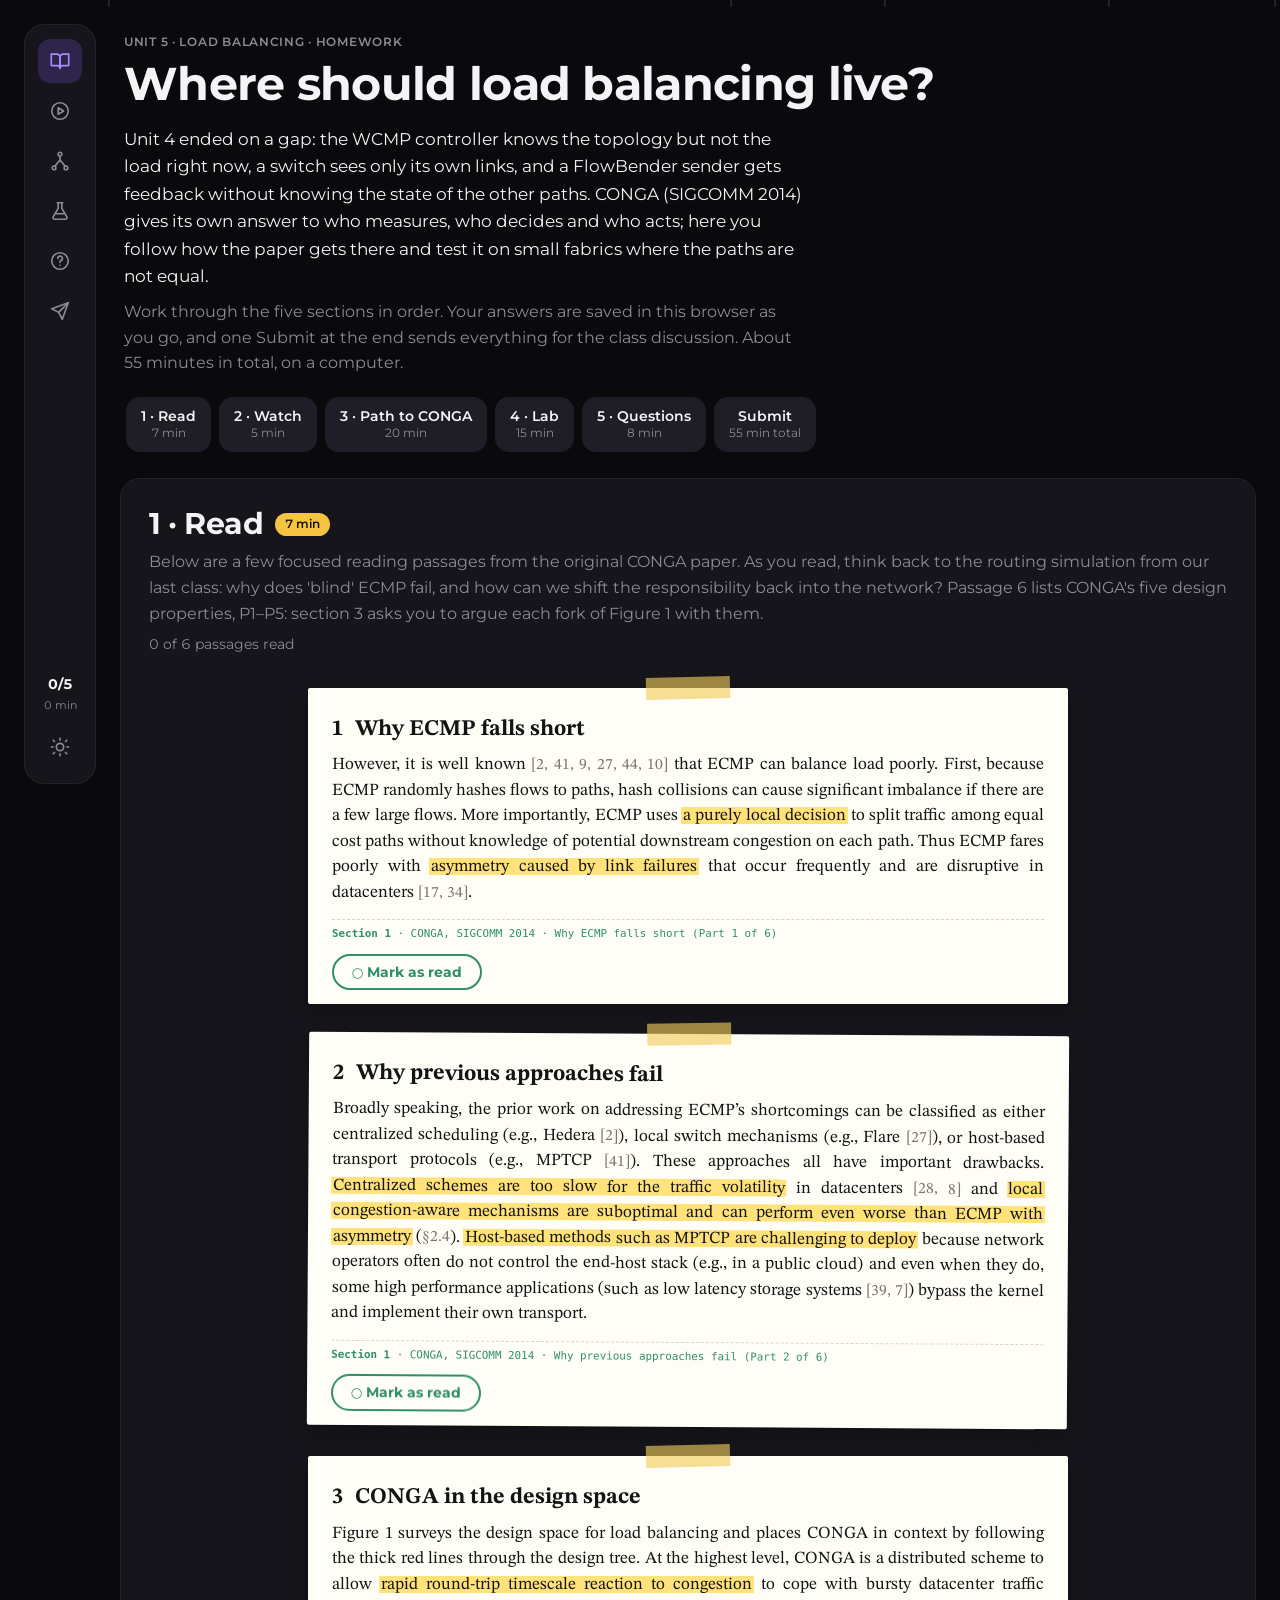
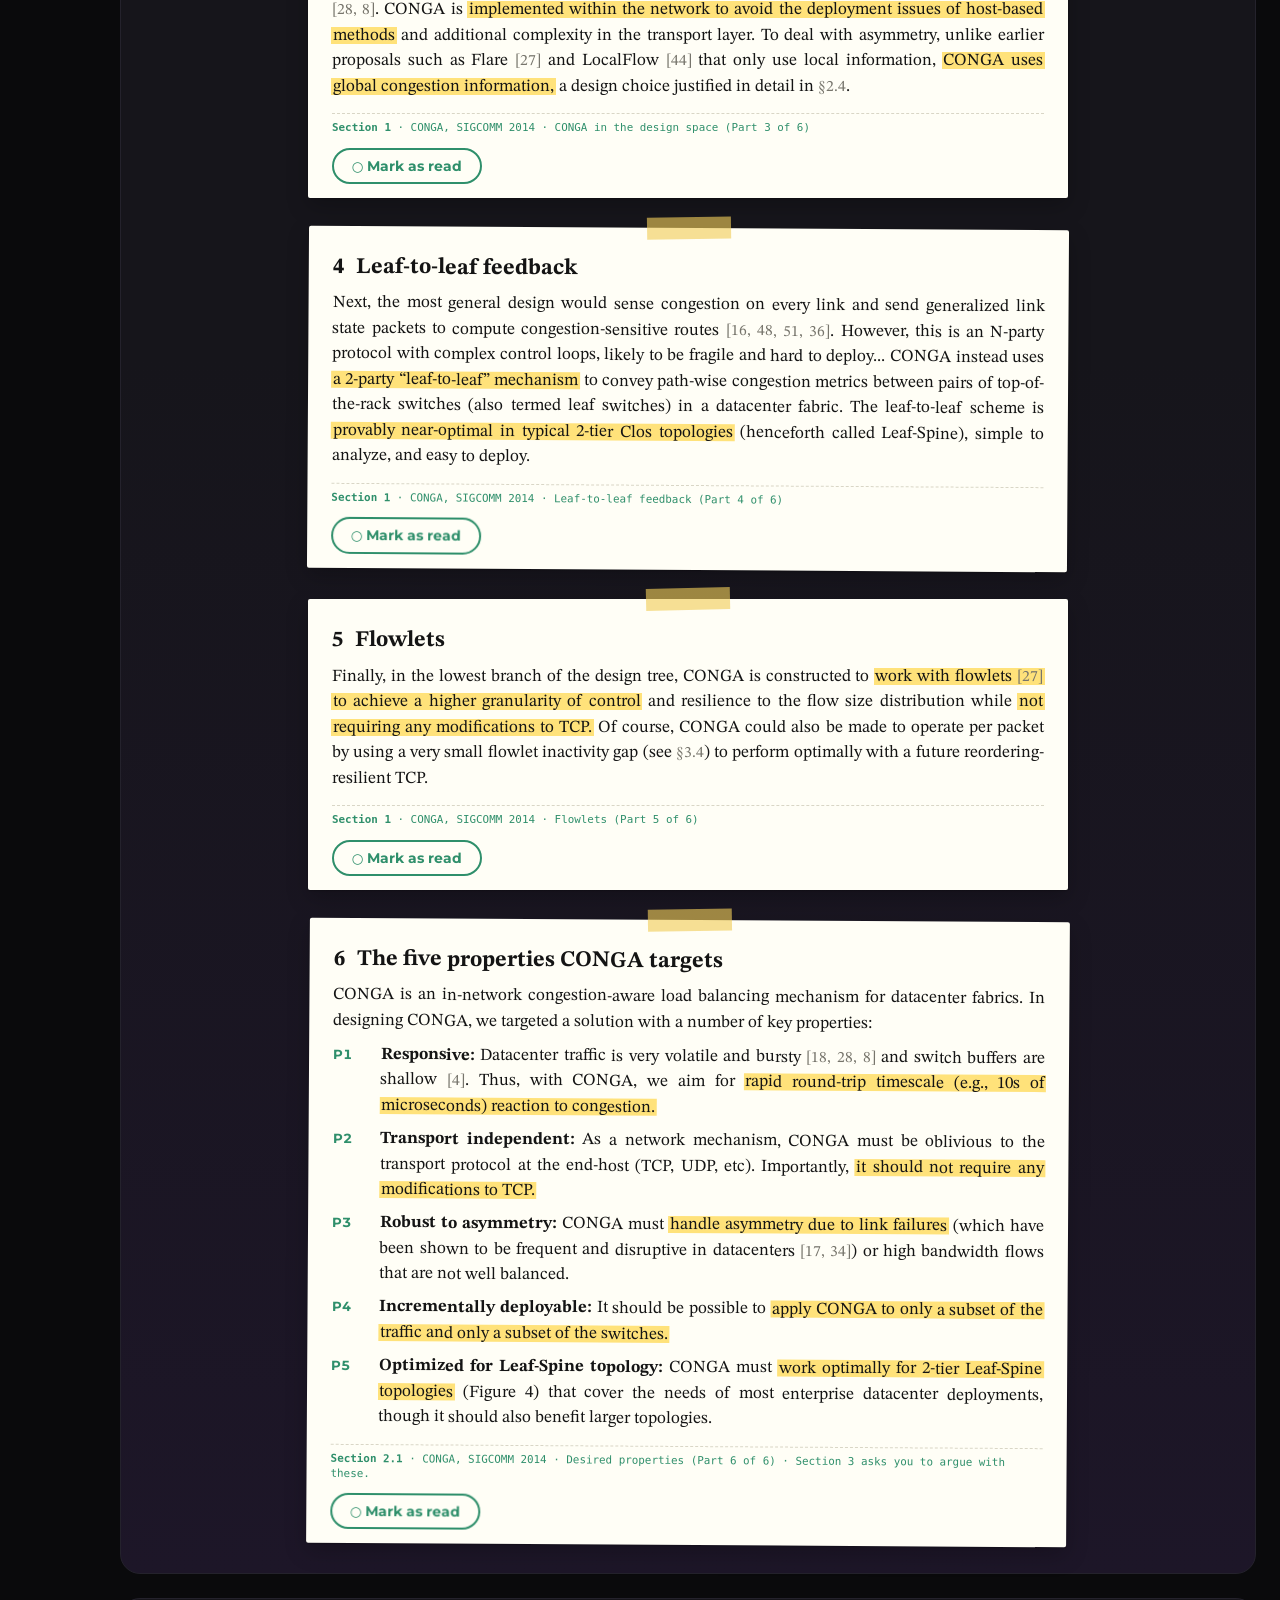
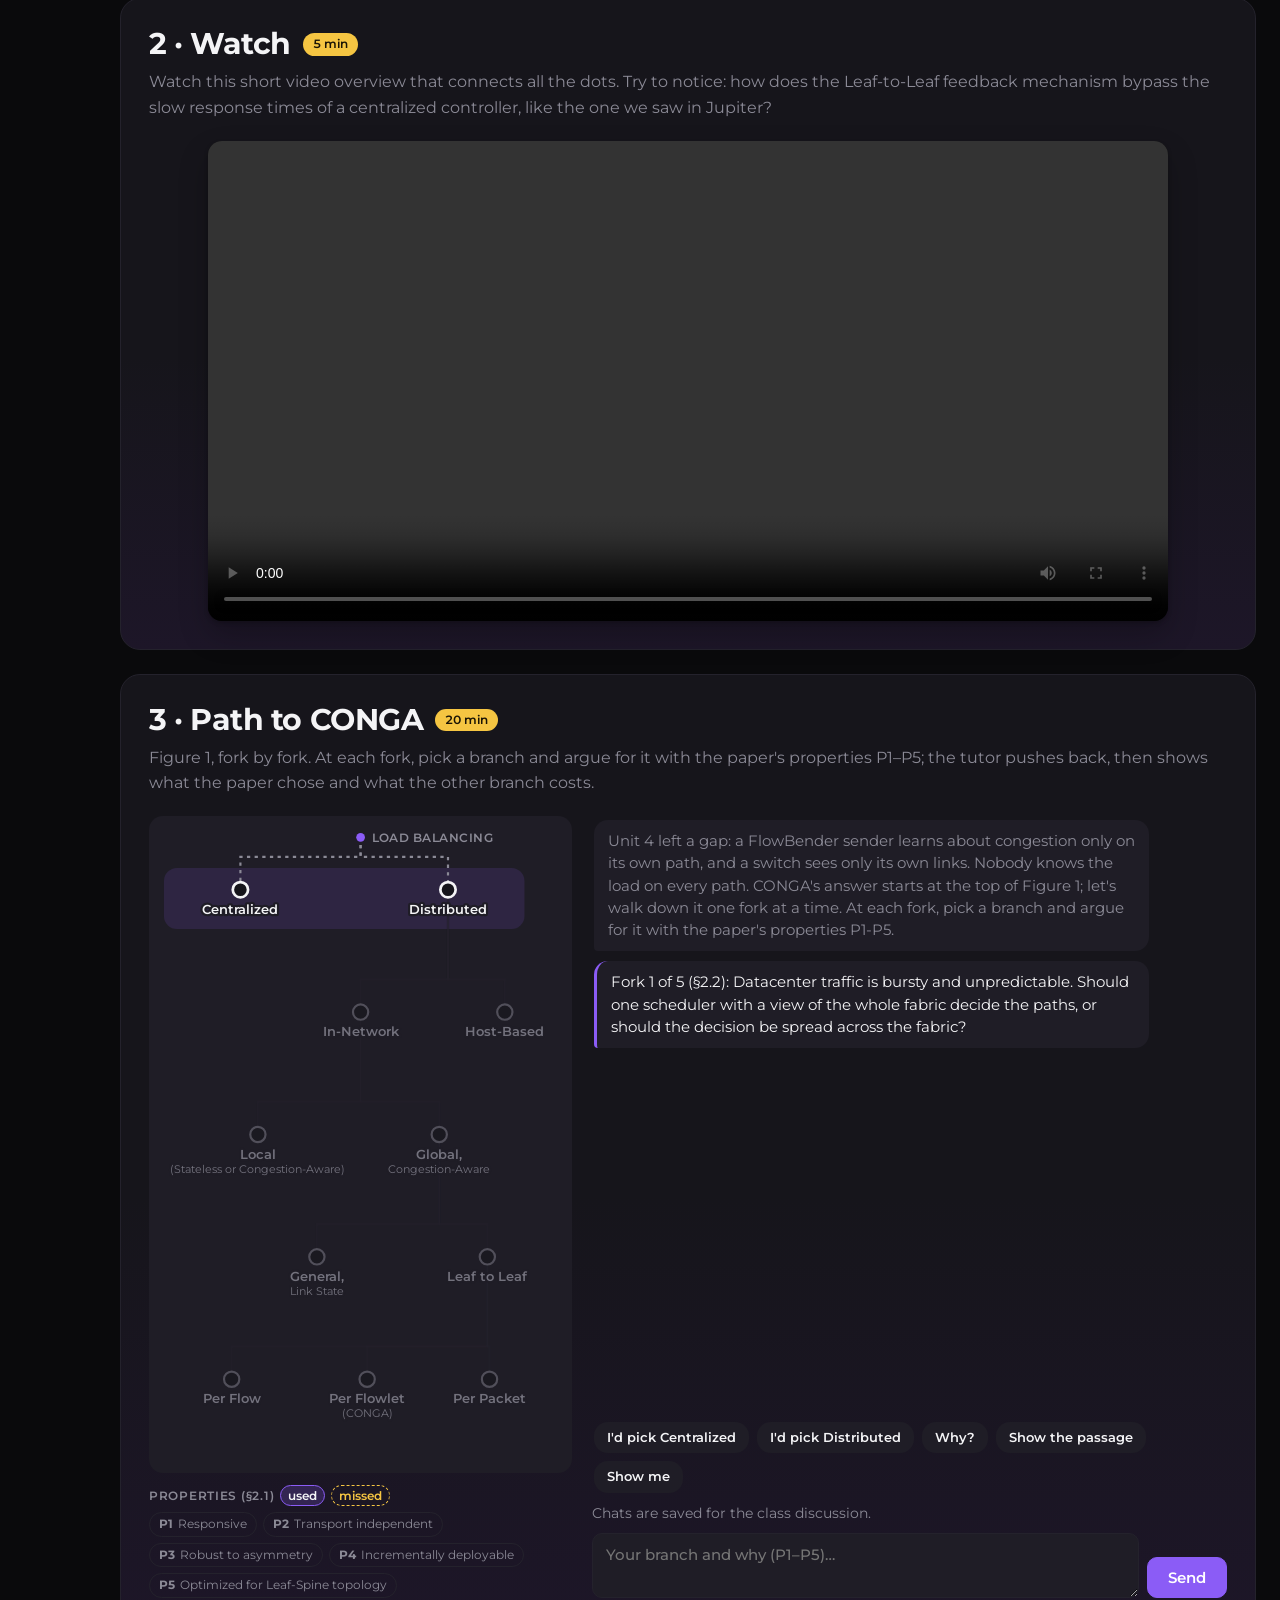
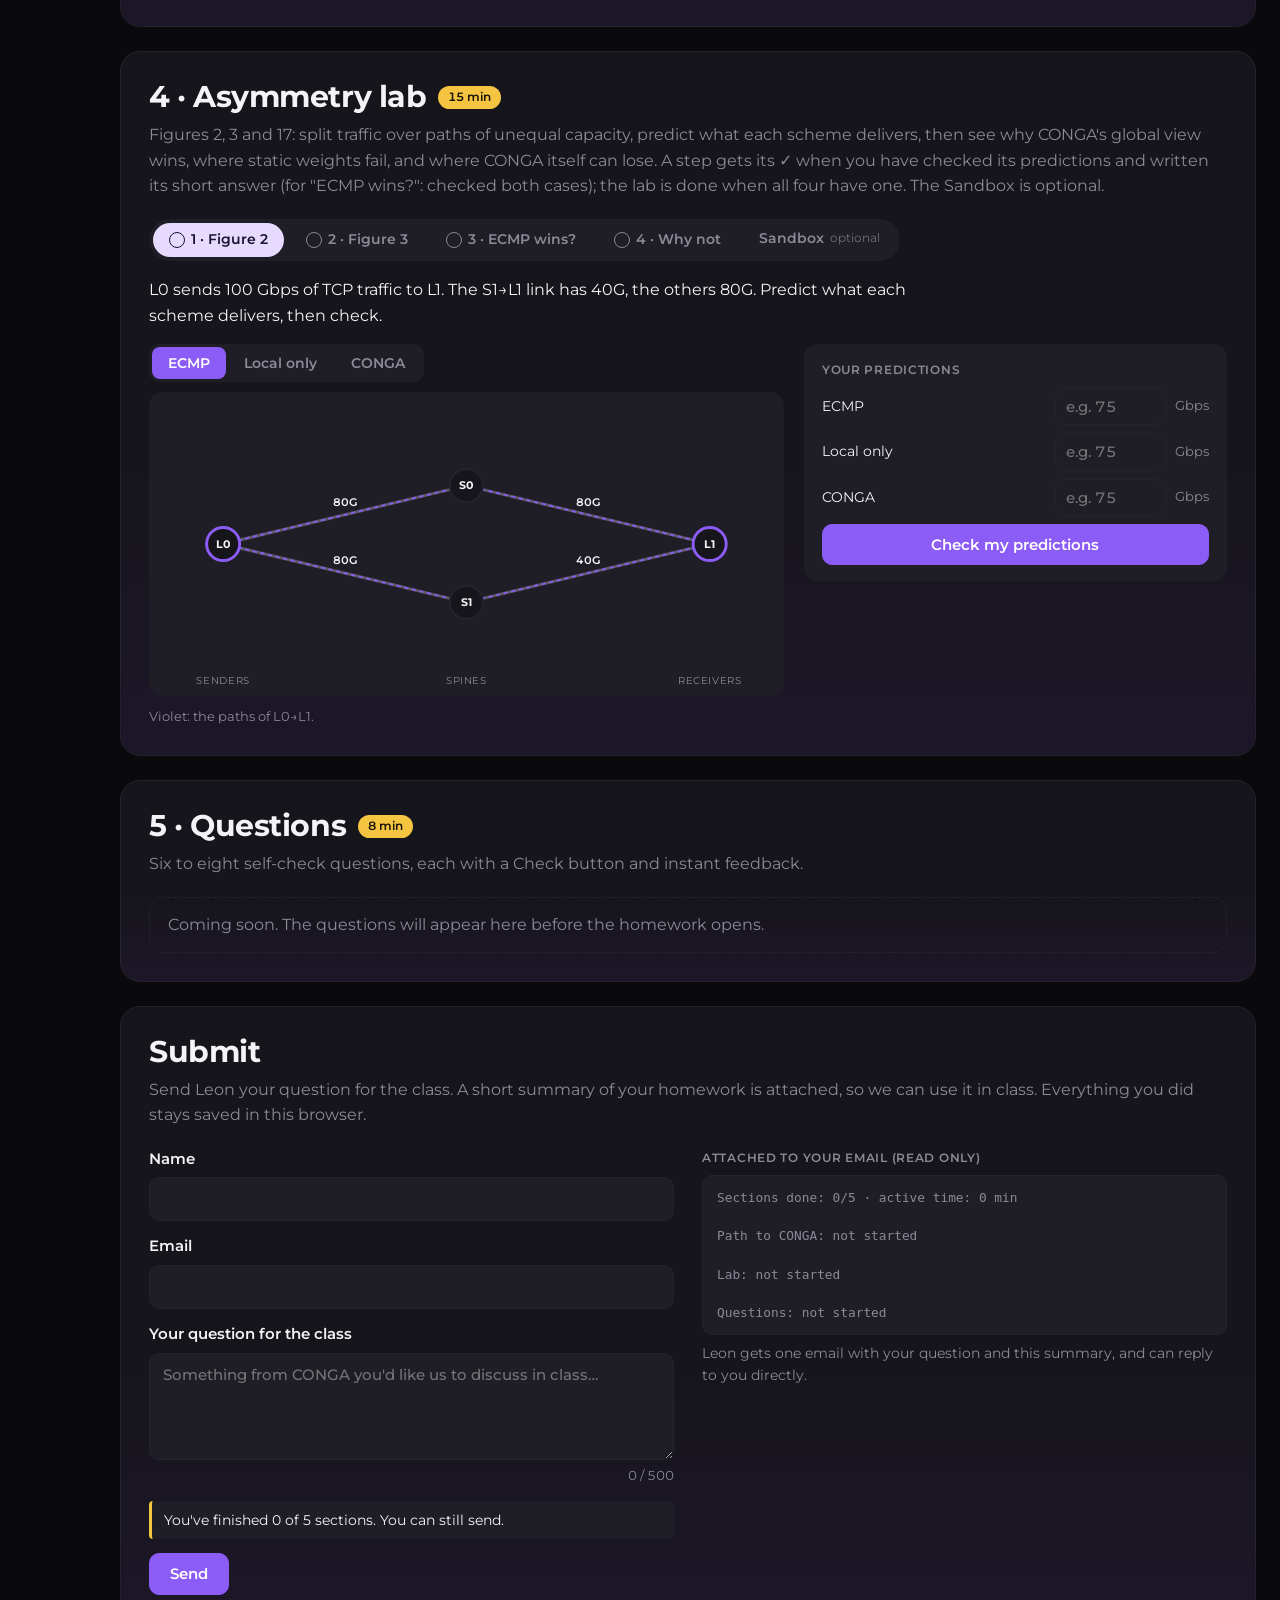
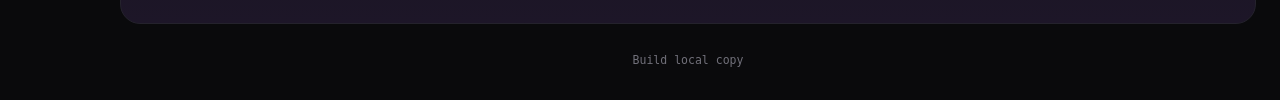
<file: site/public/index.html>
<!doctype html>
<html lang="en">
<head>
  <meta charset="utf-8">
  <meta name="viewport" content="width=device-width, initial-scale=1">
  <link rel="icon" href="shared/favicon.svg" type="image/svg+xml">
  <link rel="icon" href="favicon.ico" sizes="16x16 32x32 48x48">
  <title>CONGA homework</title>
  <!-- The site is only the homework: send visitors straight there (keeps any #section). -->
  <meta http-equiv="refresh" content="0; url=hw/">
  <link rel="canonical" href="hw/">
  <script>location.replace("hw/" + location.hash);</script>
</head>
<body>
  <p><a href="hw/">Open the CONGA homework</a></p>
</body>
</html>
</file>
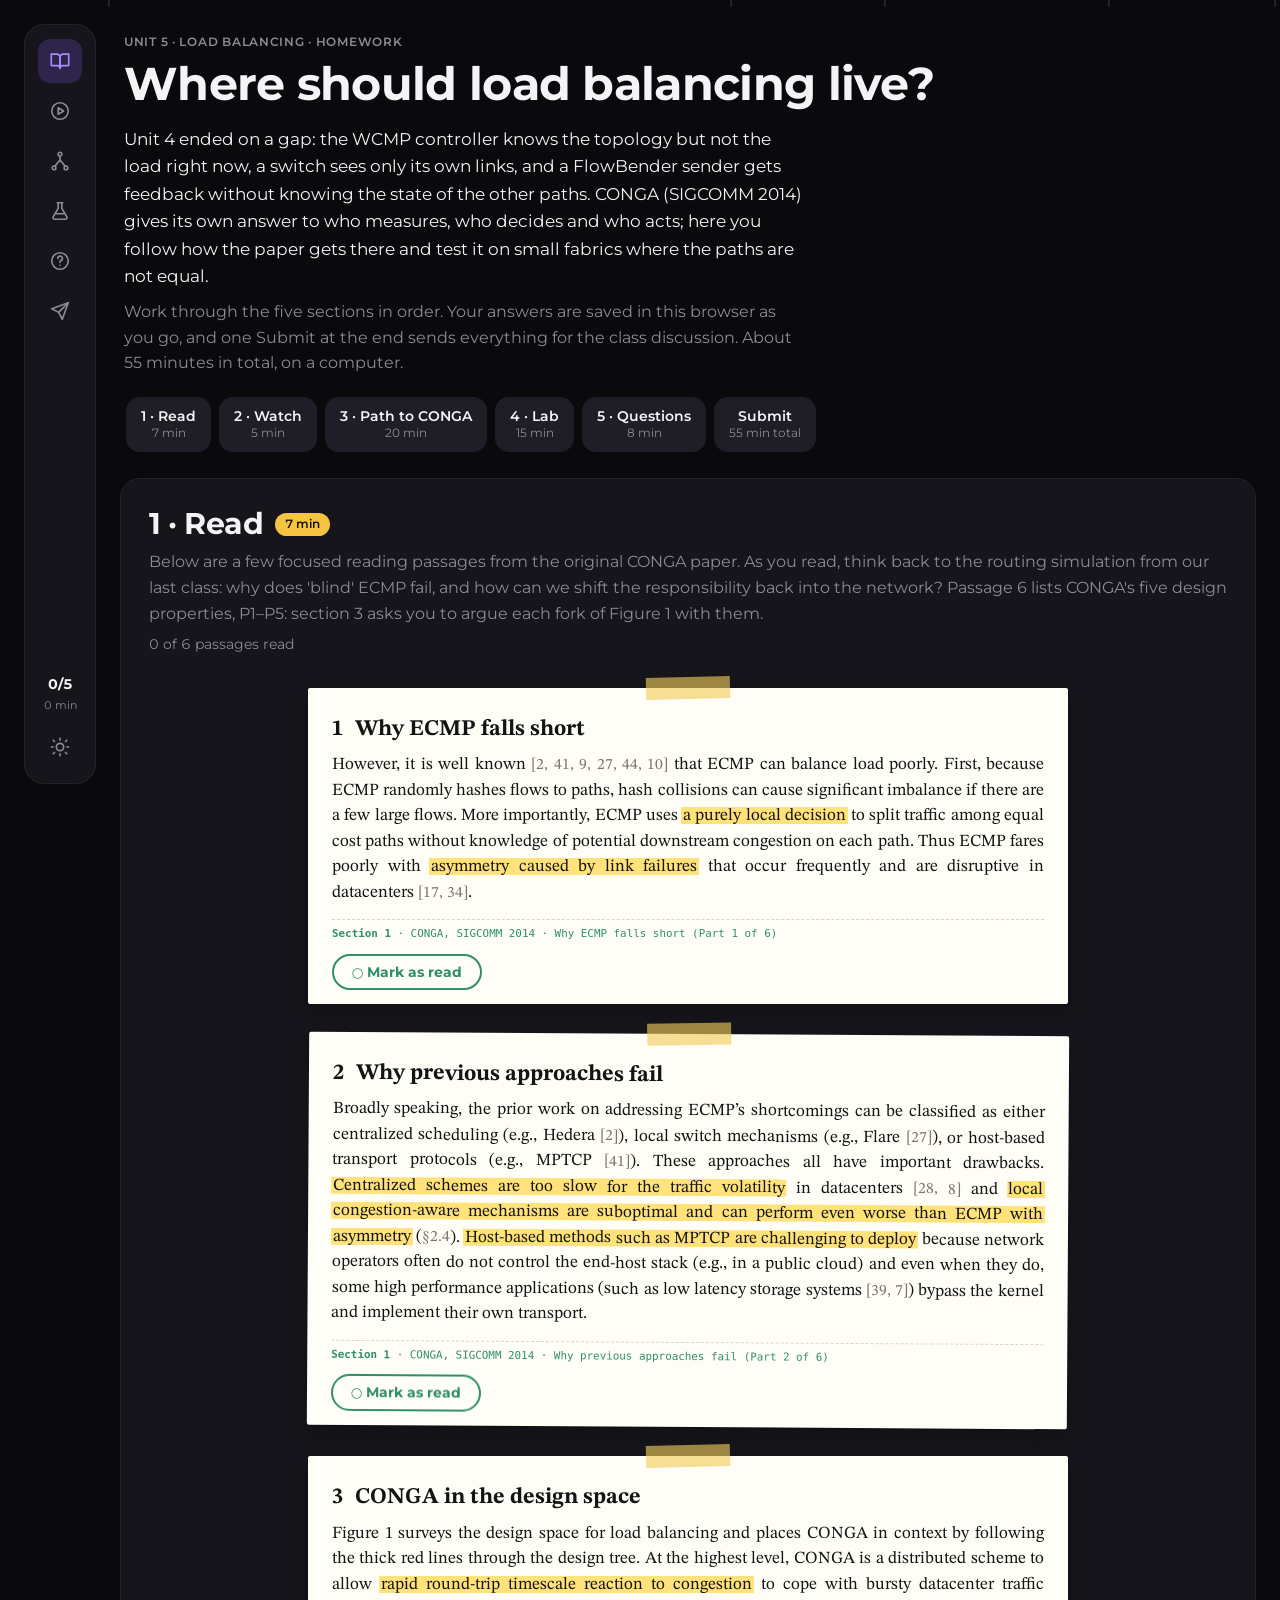
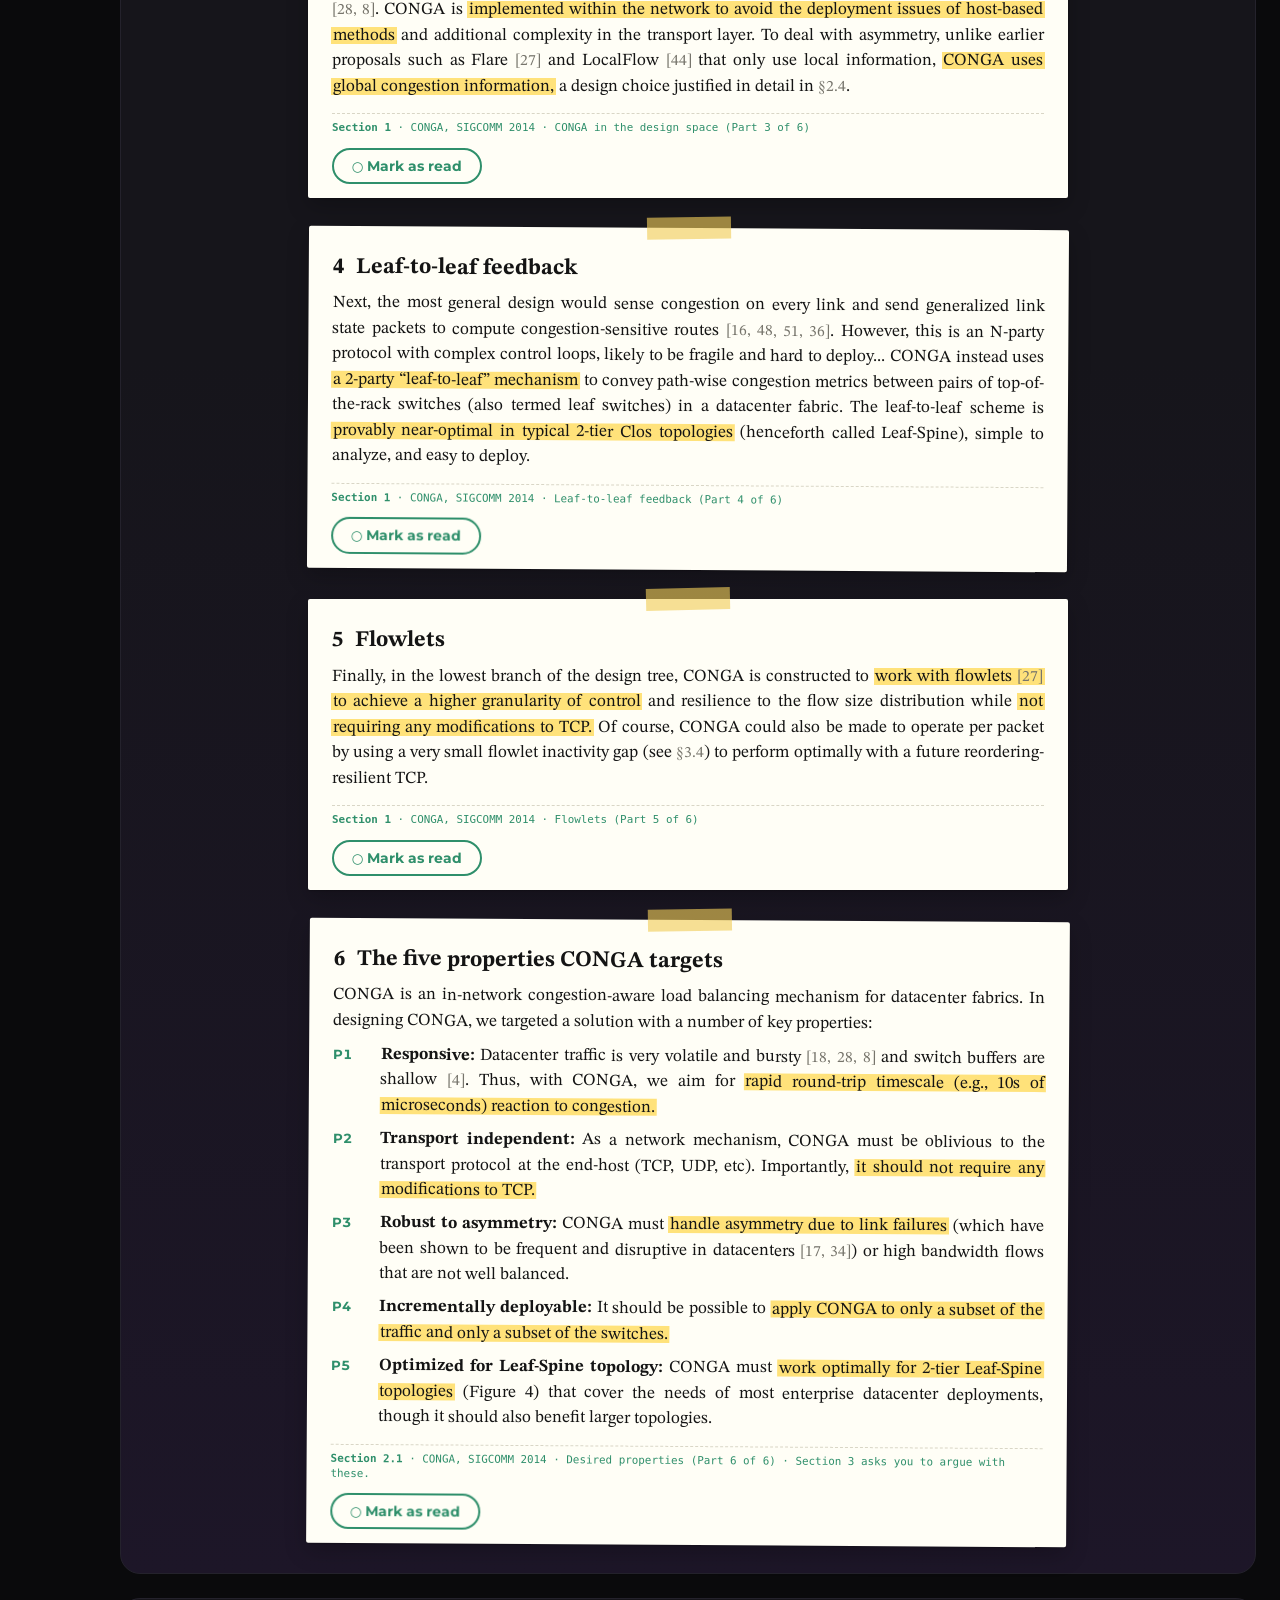
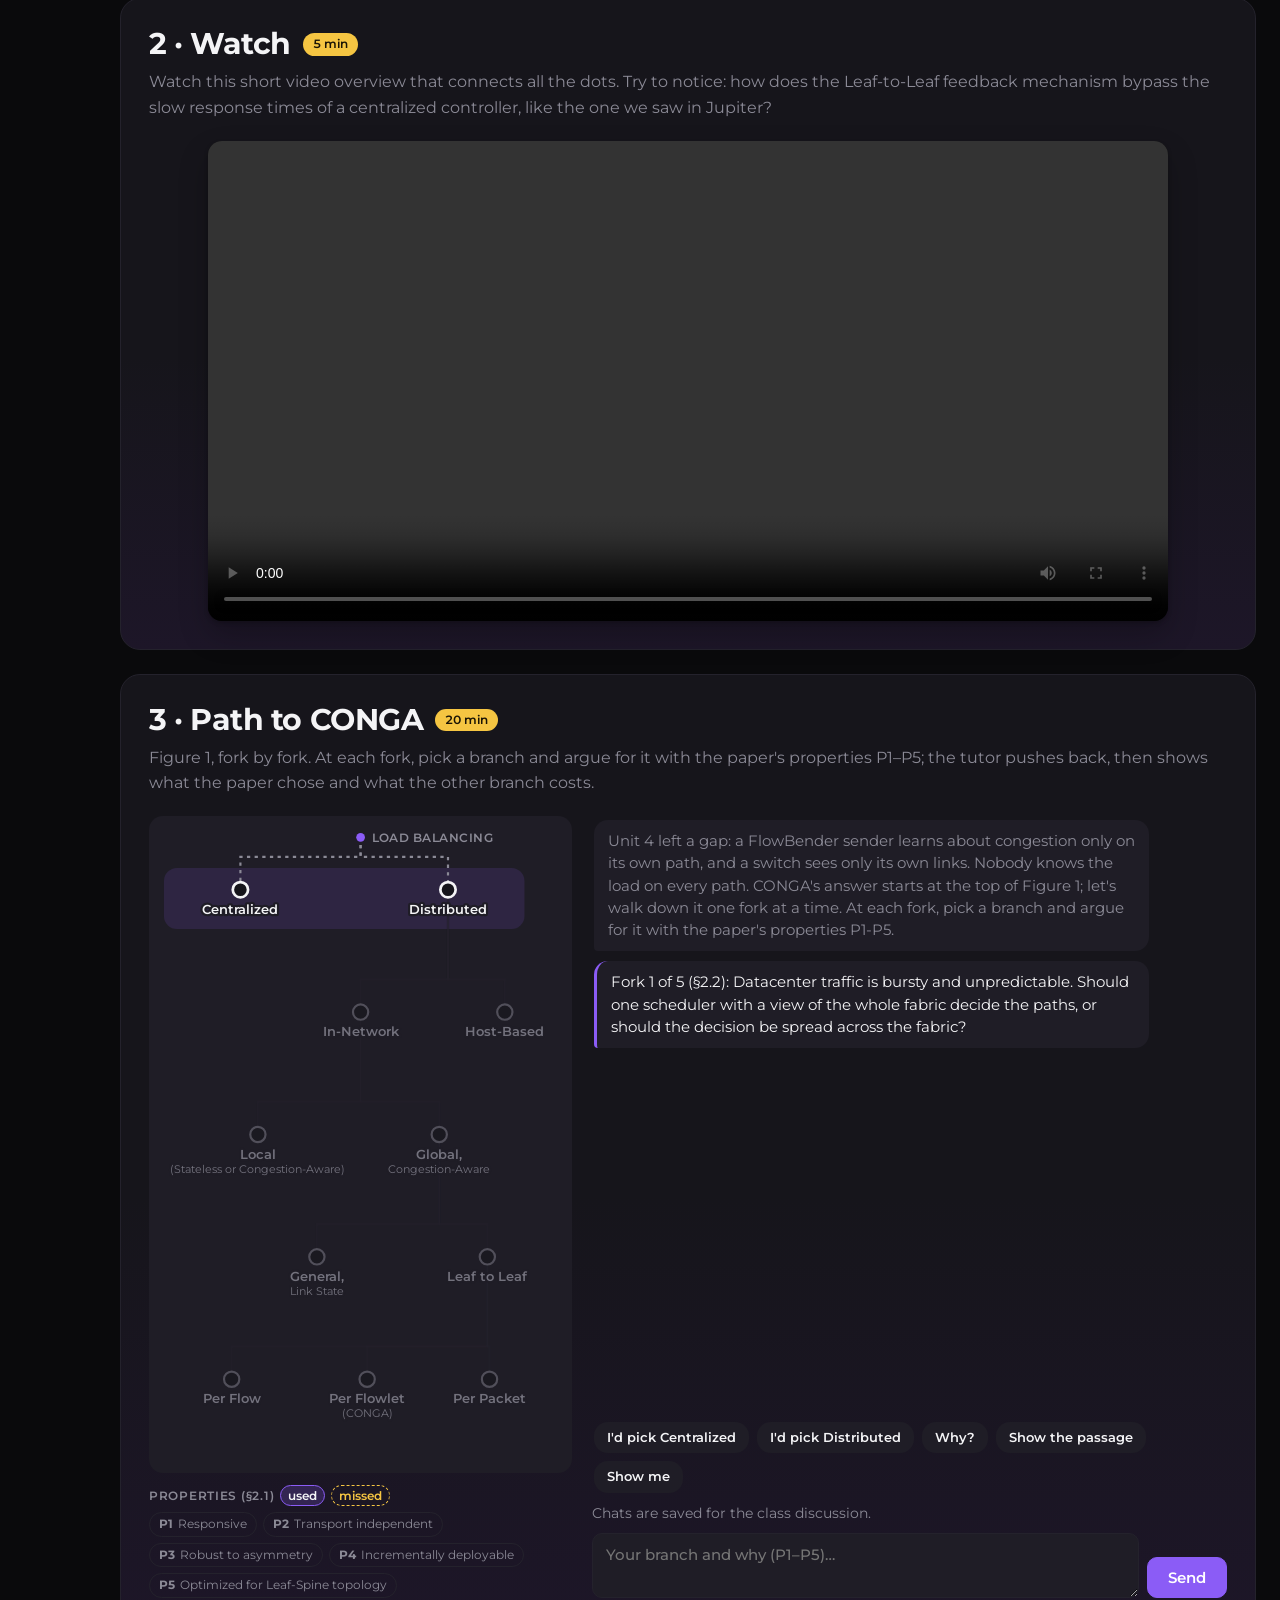
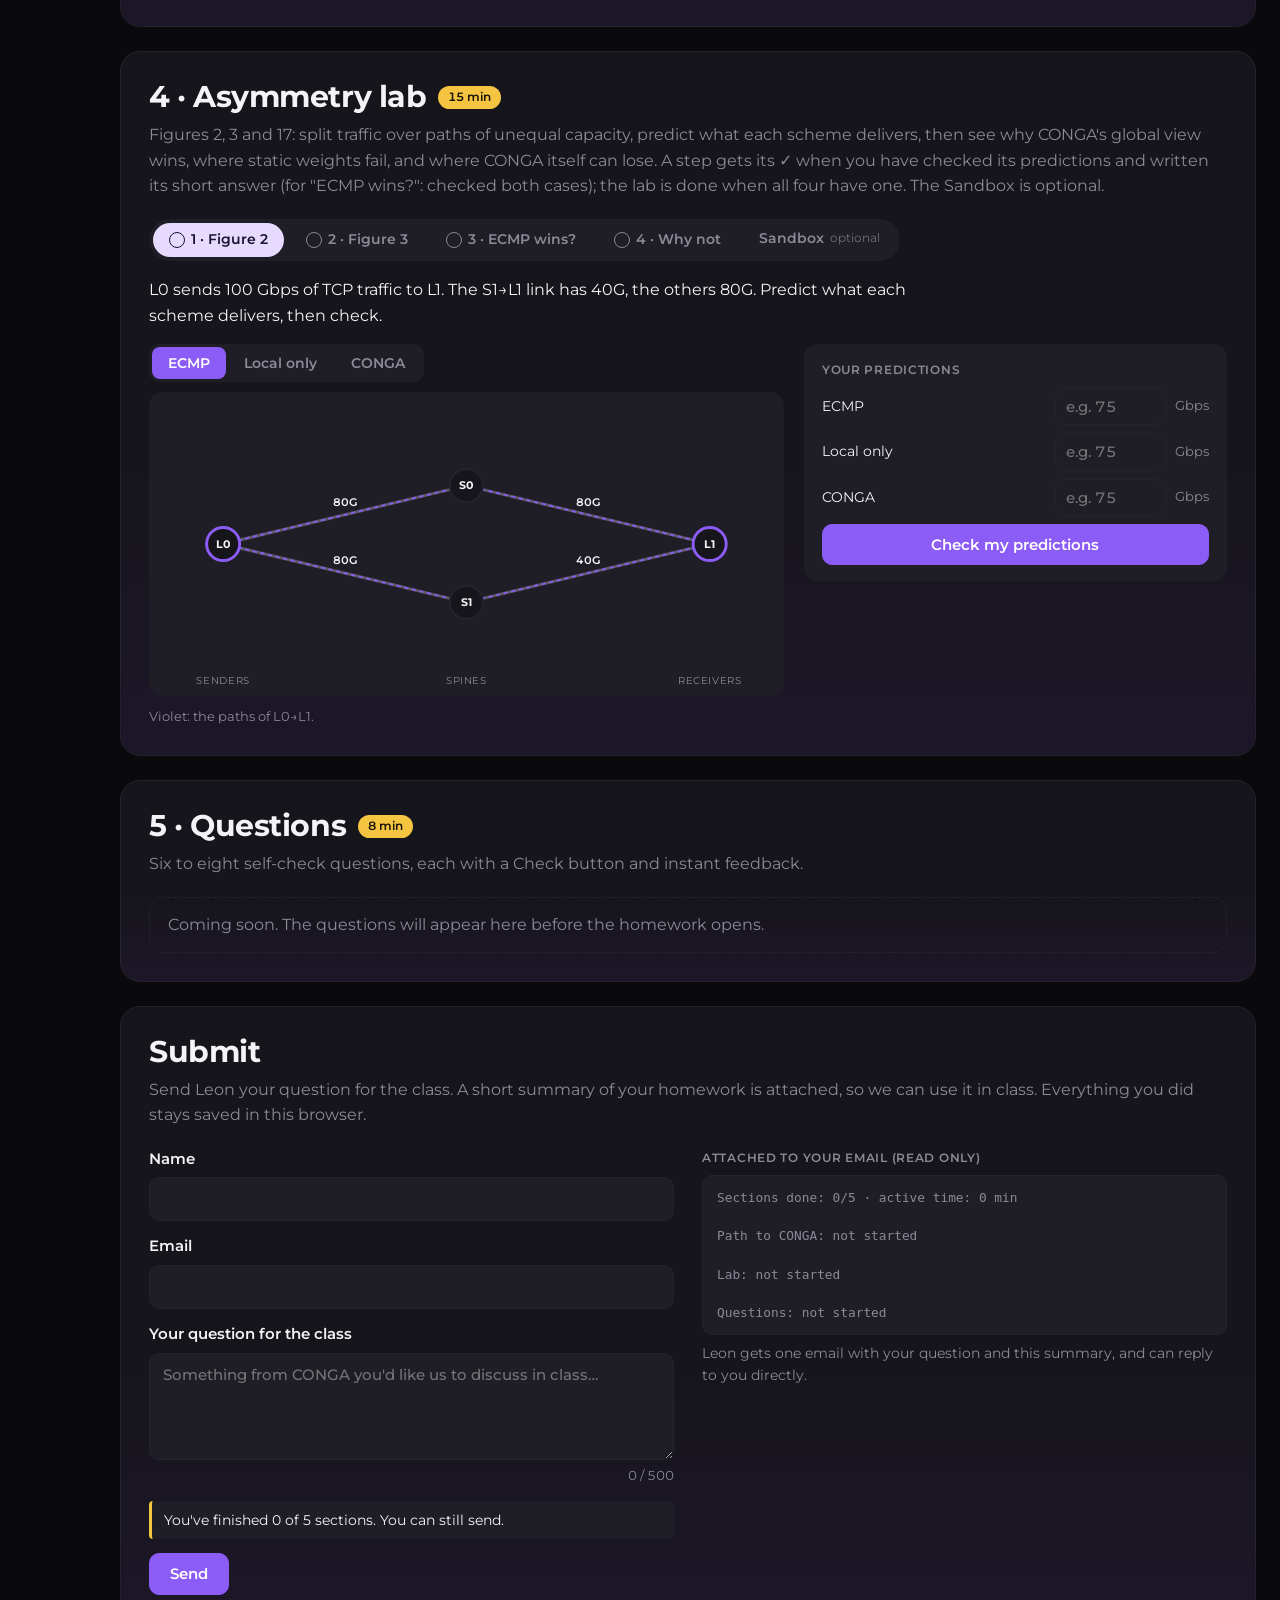
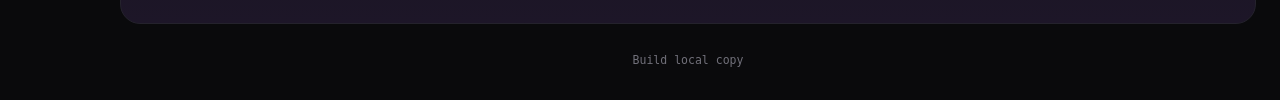
<file: site/public/hw/index.html>
<!doctype html>
<html lang="en">
<head>
  <meta charset="utf-8">
  <meta name="viewport" content="width=device-width, initial-scale=1, viewport-fit=cover">
  <link rel="icon" href="../shared/favicon.svg" type="image/svg+xml">
  <link rel="icon" href="../favicon.ico" sizes="16x16 32x32 48x48">
  <title>CONGA homework: where should load balancing live?</title>
  <meta name="description" content="Unit 5 homework on CONGA (SIGCOMM 2014): read, watch, walk Figure 1, try the asymmetry lab and check yourself before class.">
  <script src="../shared/theme-boot.js"></script>
  <link rel="preconnect" href="https://fonts.googleapis.com">
  <link rel="preconnect" href="https://fonts.gstatic.com" crossorigin>
  <link rel="stylesheet" href="https://fonts.googleapis.com/css2?family=Montserrat:wght@400;600;700&family=STIX+Two+Text:wght@400;700&display=swap">
  <link rel="stylesheet" href="../shared/tokens.css">
  <link rel="stylesheet" href="../shared/base.css">
  <link rel="stylesheet" href="../shared/ui.css">
  <link rel="stylesheet" href="hw.css">
  <script src="passage-zoom.js" defer></script>
  <script type="module">
    import { initPage } from "./main.js";
    initPage();
  </script>
</head>
<body>
  <!-- icon sprite (stroke icons, 24x24) -->
  <svg width="0" height="0" style="position:absolute" aria-hidden="true">
    <defs>
      <symbol id="i-read" viewBox="0 0 24 24"><path d="M2.5 4.5h6a3.5 3.5 0 0 1 3.5 3.5v12a3 3 0 0 0-3-3H2.5z"/><path d="M21.5 4.5h-6A3.5 3.5 0 0 0 12 8v12a3 3 0 0 1 3-3h6.5z"/></symbol>
      <symbol id="i-watch" viewBox="0 0 24 24"><circle cx="12" cy="12" r="9"/><path d="M10 8.5v7l6-3.5z"/></symbol>
      <symbol id="i-path" viewBox="0 0 24 24"><circle cx="12" cy="4.5" r="2"/><circle cx="5.5" cy="19.5" r="2"/><circle cx="18.5" cy="19.5" r="2"/><path d="M12 6.5v4.5M12 11l-5.5 6.6M12 11l5.5 6.6"/></symbol>
      <symbol id="i-chat" viewBox="0 0 24 24"><path d="M20.5 12a8.5 8.5 0 0 1-12.4 7.5L3.5 20.5l1.2-4.3A8.5 8.5 0 1 1 20.5 12z"/></symbol>
      <symbol id="i-lab" viewBox="0 0 24 24"><path d="M9 3h6M10 3v6.2L4.6 18.3A1.8 1.8 0 0 0 6.2 21h11.6a1.8 1.8 0 0 0 1.6-2.7L14 9.2V3"/><path d="M7.2 15h9.6"/></symbol>
      <symbol id="i-questions" viewBox="0 0 24 24"><circle cx="12" cy="12" r="9"/><path d="M9.6 9.2a2.5 2.5 0 1 1 3.4 2.3c-.6.3-1 .9-1 1.6v.4"/><path d="M12 16.8v.1"/></symbol>
      <symbol id="i-submit" viewBox="0 0 24 24"><path d="M21 3 10.5 13.5"/><path d="M21 3l-6.5 18-4-7.5L3 9.5z"/></symbol>
      <symbol id="i-sun" viewBox="0 0 24 24"><circle cx="12" cy="12" r="4"/><path d="M12 2.5v2M12 19.5v2M4.6 4.6l1.4 1.4M18 18l1.4 1.4M2.5 12h2M19.5 12h2M4.6 19.4 6 18M18 6l1.4-1.4"/></symbol>
      <symbol id="i-moon" viewBox="0 0 24 24"><path d="M20.5 13.2A8.5 8.5 0 1 1 10.8 3.5a6.8 6.8 0 0 0 9.7 9.7z"/></symbol>
      <symbol id="i-check" viewBox="0 0 24 24"><path d="M5 12.5l4.5 4.5L19 7.5"/></symbol>
    </defs>
  </svg>

  <div class="progress" aria-hidden="true"><div class="progress-fill"></div></div>

  <div class="app">

    <!-- ===================== icon rail (bottom bar on a phone) ===================== -->
    <nav class="rail" aria-label="Sections">
      <div class="rail-inner">
        <ul class="rail-links">
          <li><a class="rail-btn" href="#read" data-section="read" data-progress-for="read" title="1 · Read" aria-label="1 · Read"><svg class="icon"><use href="#i-read"/></svg><span class="rail-done"></span></a></li>
          <li><a class="rail-btn" href="#watch" data-section="watch" data-progress-for="watch" title="2 · Watch" aria-label="2 · Watch"><svg class="icon"><use href="#i-watch"/></svg><span class="rail-done"></span></a></li>
          <li><a class="rail-btn" href="#tutor" data-section="tutor" data-progress-for="tutor" title="3 · Path to CONGA" aria-label="3 · Path to CONGA"><svg class="icon"><use href="#i-path"/></svg><span class="rail-done"></span></a></li>
          <li><a class="rail-btn" href="#lab" data-section="lab" data-progress-for="lab" title="4 · Asymmetry lab" aria-label="4 · Asymmetry lab"><svg class="icon"><use href="#i-lab"/></svg><span class="rail-done"></span></a></li>
          <li><a class="rail-btn" href="#questions" data-section="questions" data-progress-for="questions" title="5 · Questions" aria-label="5 · Questions"><svg class="icon"><use href="#i-questions"/></svg><span class="rail-done"></span></a></li>
          <li><a class="rail-btn" href="#submit" data-section="submit" title="Submit" aria-label="Submit"><svg class="icon"><use href="#i-submit"/></svg></a></li>
        </ul>
        <div class="rail-spacer"></div>
        <div class="rail-stats" title="Sections done · time spent">
          <span class="rail-count" data-progress-count aria-label="Sections done">0/5</span>
          <span class="rail-time" data-time-spent aria-label="Time spent">0 min</span>
        </div>
        <button class="rail-btn theme-toggle" type="button" data-icon aria-label="Switch theme">
          <svg class="icon icon-sun"><use href="#i-sun"/></svg>
          <svg class="icon icon-moon"><use href="#i-moon"/></svg>
        </button>
      </div>
    </nav>

    <!-- ===================== intro ===================== -->
    <header id="intro" class="intro">
      <p class="label">Unit 5 · Load balancing · Homework</p>
      <h1>Where should load balancing live?</h1>
      <p class="lede">
        Unit 4 ended on a gap: the WCMP controller knows the topology but not the load right now,
        a switch sees only its own links, and a FlowBender sender gets feedback without knowing
        the state of the other paths. CONGA (SIGCOMM 2014) gives its own answer to who measures,
        who decides and who acts; here you follow how the paper gets there and test it on small
        fabrics where the paths are not equal.
      </p>
      <p>
        Work through the five sections in order. Your answers are saved in this browser as you go,
        and one Submit at the end sends everything for the class discussion.
        About 55 minutes in total, on a computer.
      </p>
      <nav class="contents" aria-label="Contents">
        <ol class="chips">
          <li><a class="chip" href="#read" data-progress-for="read"><span>1 · Read</span><span class="chip-sub">7 min</span></a></li>
          <li><a class="chip" href="#watch" data-progress-for="watch"><span>2 · Watch</span><span class="chip-sub">5 min</span></a></li>
          <li><a class="chip" href="#tutor" data-progress-for="tutor"><span>3 · Path to CONGA</span><span class="chip-sub">20 min</span></a></li>
          <li><a class="chip" href="#lab" data-progress-for="lab"><span>4 · Lab</span><span class="chip-sub">15 min</span></a></li>
          <li><a class="chip" href="#questions" data-progress-for="questions"><span>5 · Questions</span><span class="chip-sub">8 min</span></a></li>
          <li><a class="chip" href="#submit"><span>Submit</span><span class="chip-sub">55 min total</span></a></li>
        </ol>
      </nav>
    </header>

    <!-- ===================== sections ===================== -->
    <main class="main">

      <section id="read" class="part panel" aria-labelledby="read-title">
        <header class="section-head">
          <div class="section-title-row"><h2 id="read-title">1 · Read</h2><span class="badge badge-gold">7 min</span></div>
          <p class="subtitle">Below are a few focused reading passages from the original CONGA paper. As you read, think back to the routing simulation from our last class: why does 'blind' ECMP fail, and how can we shift the responsibility back into the network? Passage 6 lists CONGA's five design properties, P1–P5: section 3 asks you to argue each fork of Figure 1 with them.</p>
        </header>
        <div class="reading">
          <article class="passage" aria-labelledby="passage-1-title">
            <h3 class="passage-title" id="passage-1-title"><span class="passage-n">1</span>Why ECMP falls short</h3>
            <p class="passage-text">
              However, it is well known <span class="cite">[2, 41, 9, 27, 44, 10]</span> that ECMP can balance load poorly. First, because ECMP randomly hashes flows to paths, hash collisions can cause significant imbalance if there are a few large flows. More importantly, ECMP uses <mark>a purely local decision</mark> to split traffic among equal cost paths without knowledge of potential downstream congestion on each path. Thus ECMP fares poorly with <mark>asymmetry caused by link failures</mark> that occur frequently and are disruptive in datacenters <span class="cite">[17, 34]</span>.
            </p>
            <p class="passage-caption"><b>Section 1</b> · CONGA, SIGCOMM 2014 · Why ECMP falls short (Part 1 of 6)</p>
          </article>

          <article class="passage" aria-labelledby="passage-2-title">
            <h3 class="passage-title" id="passage-2-title"><span class="passage-n">2</span>Why previous approaches fail</h3>
            <p class="passage-text">
              Broadly speaking, the prior work on addressing ECMP’s shortcomings can be classified as either centralized scheduling (e.g., Hedera <span class="cite">[2]</span>), local switch mechanisms (e.g., Flare <span class="cite">[27]</span>), or host-based transport protocols (e.g., MPTCP <span class="cite">[41]</span>). These approaches all have important drawbacks. <mark>Centralized schemes are too slow for the traffic volatility</mark> in datacenters <span class="cite">[28, 8]</span> and <mark>local congestion-aware mechanisms are suboptimal and can perform even worse than ECMP with asymmetry</mark> (<span class="cite">§2.4</span>). <mark>Host-based methods such as MPTCP are challenging to deploy</mark> because network operators often do not control the end-host stack (e.g., in a public cloud) and even when they do, some high performance applications (such as low latency storage systems <span class="cite">[39, 7]</span>) bypass the kernel and implement their own transport.
            </p>
            <p class="passage-caption"><b>Section 1</b> · CONGA, SIGCOMM 2014 · Why previous approaches fail (Part 2 of 6)</p>
          </article>

          <article class="passage" aria-labelledby="passage-3-title">
            <h3 class="passage-title" id="passage-3-title"><span class="passage-n">3</span>CONGA in the design space</h3>
            <p class="passage-text">
              Figure 1 surveys the design space for load balancing and places CONGA in context by following the thick red lines through the design tree. At the highest level, CONGA is a distributed scheme to allow <mark>rapid round-trip timescale reaction to congestion</mark> to cope with bursty datacenter traffic <span class="cite">[28, 8]</span>. CONGA is <mark>implemented within the network to avoid the deployment issues of host-based methods</mark> and additional complexity in the transport layer. To deal with asymmetry, unlike earlier proposals such as Flare <span class="cite">[27]</span> and LocalFlow <span class="cite">[44]</span> that only use local information, <mark>CONGA uses global congestion information,</mark> a design choice justified in detail in <span class="cite">§2.4</span>.
            </p>
            <p class="passage-caption"><b>Section 1</b> · CONGA, SIGCOMM 2014 · CONGA in the design space (Part 3 of 6)</p>
          </article>

          <article class="passage" aria-labelledby="passage-4-title">
            <h3 class="passage-title" id="passage-4-title"><span class="passage-n">4</span>Leaf-to-leaf feedback</h3>
            <p class="passage-text">
              Next, the most general design would sense congestion on every link and send generalized link state packets to compute congestion-sensitive routes <span class="cite">[16, 48, 51, 36]</span>. However, this is an N-party protocol with complex control loops, likely to be fragile and hard to deploy... CONGA instead uses <mark>a 2-party “leaf-to-leaf” mechanism</mark> to convey path-wise congestion metrics between pairs of top-of-the-rack switches (also termed leaf switches) in a datacenter fabric. The leaf-to-leaf scheme is <mark>provably near-optimal in typical 2-tier Clos topologies</mark> (henceforth called Leaf-Spine), simple to analyze, and easy to deploy.
            </p>
            <p class="passage-caption"><b>Section 1</b> · CONGA, SIGCOMM 2014 · Leaf-to-leaf feedback (Part 4 of 6)</p>
          </article>

          <article class="passage" aria-labelledby="passage-5-title">
            <h3 class="passage-title" id="passage-5-title"><span class="passage-n">5</span>Flowlets</h3>
            <p class="passage-text">
              Finally, in the lowest branch of the design tree, CONGA is constructed to <mark>work with flowlets <span class="cite">[27]</span> to achieve a higher granularity of control</mark> and resilience to the flow size distribution while <mark>not requiring any modifications to TCP.</mark> Of course, CONGA could also be made to operate per packet by using a very small flowlet inactivity gap (see <span class="cite">§3.4</span>) to perform optimally with a future reordering-resilient TCP.
            </p>
            <p class="passage-caption"><b>Section 1</b> · CONGA, SIGCOMM 2014 · Flowlets (Part 5 of 6)</p>
          </article>

          <article class="passage" aria-labelledby="passage-6-title">
            <h3 class="passage-title" id="passage-6-title"><span class="passage-n">6</span>The five properties CONGA targets</h3>
            <div class="passage-text">
              <p>CONGA is an in-network congestion-aware load balancing mechanism for datacenter fabrics. In designing CONGA, we targeted a solution with a number of key properties:</p>
              <ol class="passage-props">
                <li><span class="ptag">P1</span><span><b>Responsive:</b> Datacenter traffic is very volatile and bursty <span class="cite">[18, 28, 8]</span> and switch buffers are shallow <span class="cite">[4]</span>. Thus, with CONGA, we aim for <mark>rapid round-trip timescale (e.g., 10s of microseconds) reaction to congestion.</mark></span></li>
                <li><span class="ptag">P2</span><span><b>Transport independent:</b> As a network mechanism, CONGA must be oblivious to the transport protocol at the end-host (TCP, UDP, etc). Importantly, <mark>it should not require any modifications to TCP.</mark></span></li>
                <li><span class="ptag">P3</span><span><b>Robust to asymmetry:</b> CONGA must <mark>handle asymmetry due to link failures</mark> (which have been shown to be frequent and disruptive in datacenters <span class="cite">[17, 34]</span>) or high bandwidth flows that are not well balanced.</span></li>
                <li><span class="ptag">P4</span><span><b>Incrementally deployable:</b> It should be possible to <mark>apply CONGA to only a subset of the traffic and only a subset of the switches.</mark></span></li>
                <li><span class="ptag">P5</span><span><b>Optimized for Leaf-Spine topology:</b> CONGA must <mark>work optimally for 2-tier Leaf-Spine topologies</mark> (Figure 4) that cover the needs of most enterprise datacenter deployments, though it should also benefit larger topologies.</span></li>
              </ol>
            </div>
            <p class="passage-caption"><b>Section 2.1</b> · CONGA, SIGCOMM 2014 · Desired properties (Part 6 of 6) · Section 3 asks you to argue with these.</p>
          </article>
        </div>
      </section>

      <section id="watch" class="part panel" aria-labelledby="watch-title">
        <header class="section-head">
          <div class="section-title-row"><h2 id="watch-title">2 · Watch</h2><span class="badge badge-gold">5 min</span></div>
          <p class="subtitle">Watch this short video overview that connects all the dots. Try to notice: how does the Leaf-to-Leaf feedback mechanism bypass the slow response times of a centralized controller, like the one we saw in Jupiter?</p>
        </header>
        <video class="watch-video" controls preload="metadata" playsinline aria-label="CONGA paper summary video">
          <source src="conga-summary.mp4" type="video/mp4">
          Your browser does not support the video tag. <a href="conga-summary.mp4">Download the video</a>.
        </video>
      </section>

      <section id="tutor" class="part panel" aria-labelledby="tutor-title">
        <header class="section-head">
          <div class="section-title-row">
            <h2 id="tutor-title">3 · Path to CONGA</h2><span class="badge badge-gold">20 min</span>
            <span class="badge tutor-mode-badge" data-tutor-badge hidden>Tutor offline · guided mode</span>
          </div>
          <p class="subtitle">Figure 1, fork by fork. At each fork, pick a branch and argue for it with the paper's properties P1–P5; the tutor pushes back, then shows what the paper chose and what the other branch costs.</p>
        </header>
        <div class="tutor" data-tutor>
          <noscript><p class="tutor-note">This section needs JavaScript.</p></noscript>
        </div>
      </section>

      <section id="lab" class="part panel" aria-labelledby="lab-title">
        <header class="section-head">
          <div class="section-title-row"><h2 id="lab-title">4 · Asymmetry lab</h2><span class="badge badge-gold">15 min</span></div>
          <p class="subtitle">Figures 2, 3 and 17: split traffic over paths of unequal capacity, predict what each scheme delivers, then see why CONGA's global view wins, where static weights fail, and where CONGA itself can lose. A step gets its ✓ when you have checked its predictions and written its short answer (for "ECMP wins?": checked both cases); the lab is done when all four have one. The Sandbox is optional.</p>
        </header>
        <div class="lab" data-lab>
          <noscript><p class="tutor-note">This section needs JavaScript.</p></noscript>
        </div>
      </section>

      <section id="questions" class="part panel" aria-labelledby="questions-title">
        <header class="section-head">
          <div class="section-title-row"><h2 id="questions-title">5 · Questions</h2><span class="badge badge-gold">8 min</span></div>
          <p class="subtitle">Six to eight self-check questions, each with a Check button and instant feedback.</p>
        </header>
        <p class="coming-soon">Coming soon. The questions will appear here before the homework opens.</p>
      </section>

      <section id="submit" class="part panel" aria-labelledby="submit-title">
        <header class="section-head">
          <div class="section-title-row"><h2 id="submit-title">Submit</h2></div>
          <p class="subtitle">Send Leon your question for the class. A short summary of your homework is attached, so we can use it in class. Everything you did stays saved in this browser.</p>
        </header>
        <div class="sub" data-submit><noscript><p class="coming-soon">Submit needs JavaScript.</p></noscript></div>
      </section>

      <footer class="build-stamp">Build <!--BUILD-->local copy<!--/BUILD--></footer>

    </main>
  </div>
</body>
</html>
</file>
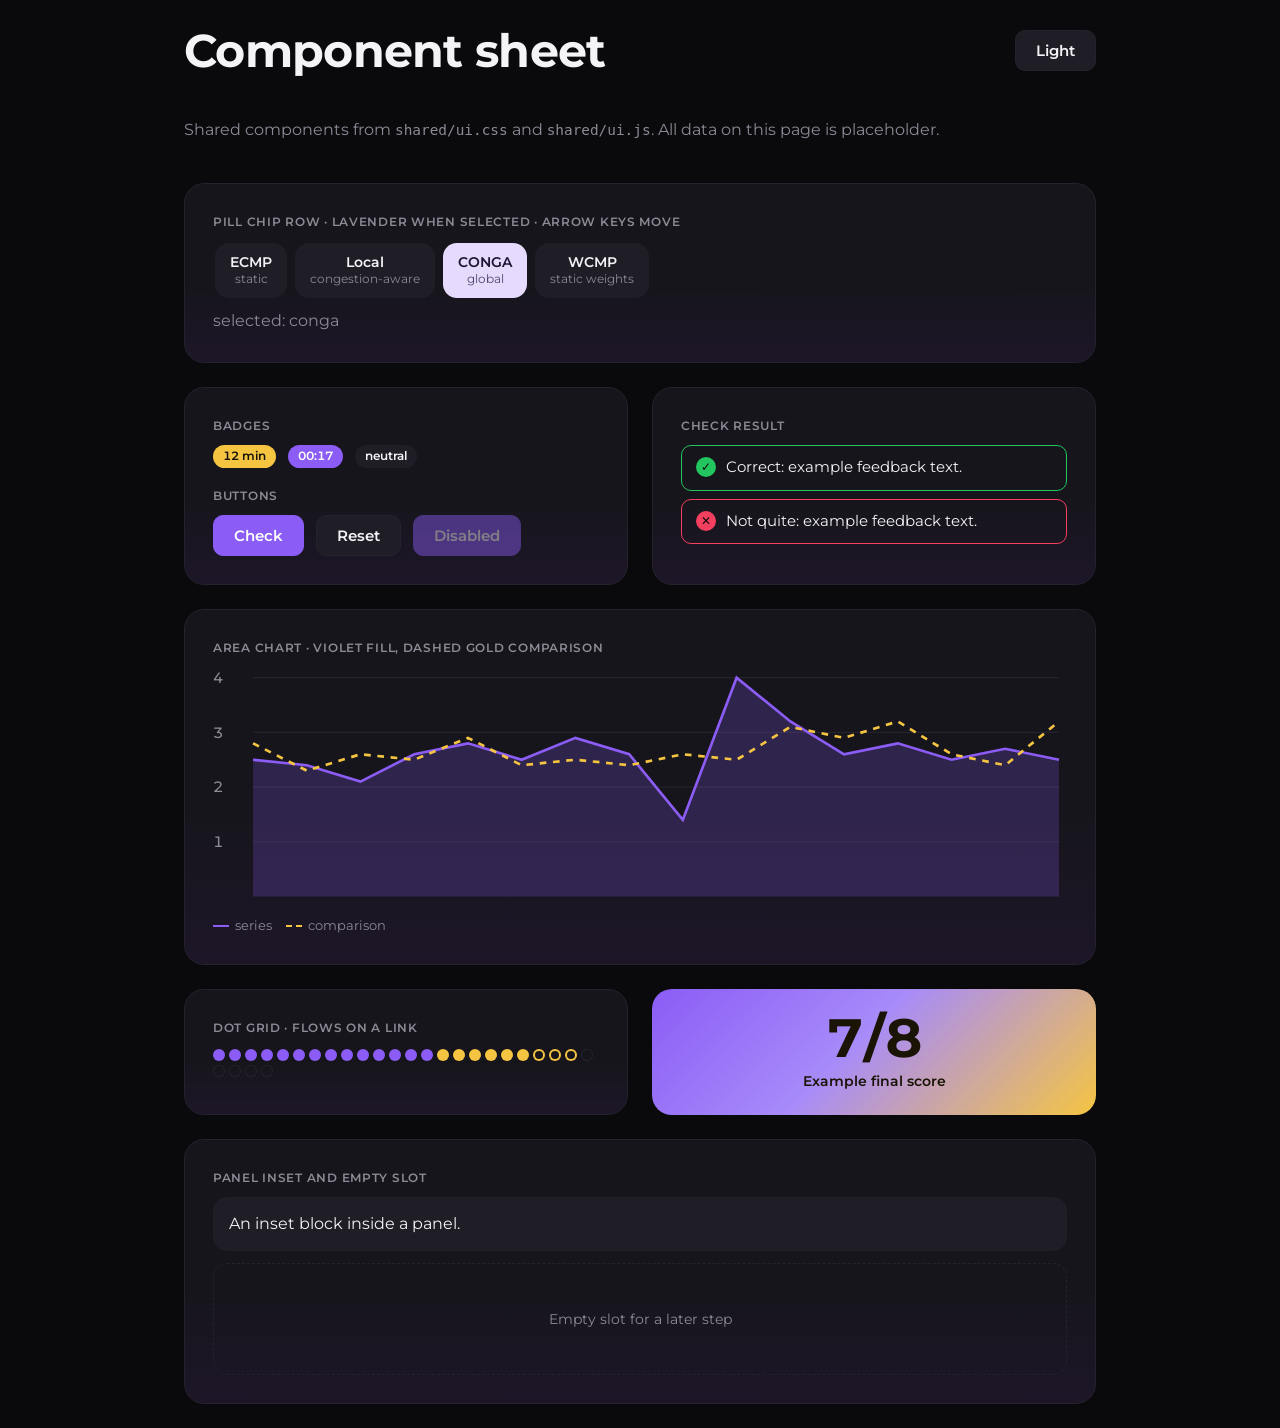
<file: site/public/shared/ui-demo.html>
<!doctype html>
<html lang="en">
<head>
  <meta charset="utf-8">
  <meta name="viewport" content="width=device-width, initial-scale=1">
  <title>Component sheet</title>
  <meta name="robots" content="noindex">
  <script src="theme-boot.js"></script>
  <link rel="preconnect" href="https://fonts.googleapis.com">
  <link rel="preconnect" href="https://fonts.gstatic.com" crossorigin>
  <link rel="stylesheet" href="https://fonts.googleapis.com/css2?family=Montserrat:wght@400;600;700&display=swap">
  <link rel="stylesheet" href="tokens.css">
  <link rel="stylesheet" href="base.css">
  <link rel="stylesheet" href="ui.css">
  <style>
    .demo { max-width: 960px; margin: 0 auto; padding: 24px; display: grid; gap: 24px; }
    .demo .row { display: flex; flex-wrap: wrap; gap: 12px; align-items: center; }
    .demo .cols { display: grid; grid-template-columns: repeat(auto-fit, minmax(260px, 1fr)); gap: 24px; }
  </style>
  <script type="module">
    import { initTheme } from "./theme.js";
    import { chipRow, checkResult, dotGrid, areaChart, summaryCard } from "./ui.js";
    initTheme(document.getElementById("theme"));
    const out = document.getElementById("chip-out");
    chipRow(document.getElementById("chips"), [
      { id: "ecmp", label: "ECMP", sub: "static" },
      { id: "local", label: "Local", sub: "congestion-aware" },
      { id: "conga", label: "CONGA", sub: "global" },
      { id: "wcmp", label: "WCMP", sub: "static weights" },
    ], { selected: "conga", label: "Scheme", onSelect: (id) => { out.textContent = `selected: ${id}`; } });
    checkResult(document.getElementById("ok"), true, "Correct: example feedback text.");
    checkResult(document.getElementById("bad"), false, "Not quite: example feedback text.");
    dotGrid(document.getElementById("dots"), { violet: 14, gold: 6, ring: 3, empty: 5 }, "Example: 28 flows");
    areaChart(document.getElementById("chart"), {
      series: [2.5, 2.4, 2.1, 2.6, 2.8, 2.5, 2.9, 2.6, 1.4, 4, 3.2, 2.6, 2.8, 2.5, 2.7, 2.5],
      compare: [2.8, 2.3, 2.6, 2.5, 2.9, 2.4, 2.5, 2.4, 2.6, 2.5, 3.1, 2.9, 3.2, 2.6, 2.4, 3.2],
      max: 4, yTicks: [1, 2, 3, 4], label: "Example area chart with a comparison line",
    });
    summaryCard(document.getElementById("summary"), { value: "7/8", caption: "Example final score" });
  </script>
</head>
<body>
  <div class="demo">
    <div class="row" style="justify-content: space-between">
      <h1>Component sheet</h1>
      <button id="theme" class="btn" type="button">Light</button>
    </div>
    <p class="muted">Shared components from <code>shared/ui.css</code> and <code>shared/ui.js</code>. All data on this page is placeholder.</p>

    <section class="panel">
      <p class="label">Pill chip row · lavender when selected · arrow keys move</p>
      <div id="chips" style="margin-top: 10px"></div>
      <p id="chip-out" class="muted" style="margin: 8px 0 0">selected: conga</p>
    </section>

    <div class="cols">
      <section class="panel">
        <p class="label">Badges</p>
        <div class="row" style="margin-top: 10px">
          <span class="badge badge-gold">12 min</span>
          <span class="badge badge-violet">00:17</span>
          <span class="badge">neutral</span>
        </div>
        <p class="label" style="margin-top: 18px">Buttons</p>
        <div class="row" style="margin-top: 10px">
          <button class="btn btn-primary" type="button">Check</button>
          <button class="btn" type="button">Reset</button>
          <button class="btn btn-primary" type="button" disabled>Disabled</button>
        </div>
      </section>
      <section class="panel">
        <p class="label">Check result</p>
        <div id="ok" style="margin-top: 10px"></div>
        <div id="bad" style="margin-top: 8px"></div>
      </section>
    </div>

    <section class="panel">
      <p class="label">Area chart · violet fill, dashed gold comparison</p>
      <div id="chart" style="margin-top: 10px"></div>
      <ul class="legend"><li><span class="key"></span>series</li><li><span class="key key-compare"></span>comparison</li></ul>
    </section>

    <div class="cols">
      <section class="panel">
        <p class="label">Dot grid · flows on a link</p>
        <div id="dots" style="margin-top: 12px"></div>
      </section>
      <section>
        <div id="summary"></div>
      </section>
    </div>

    <section class="panel">
      <p class="label">Panel inset and empty slot</p>
      <div class="panel-inset" style="margin-top: 10px">An inset block inside a panel.</div>
      <div class="slot" style="margin-top: 12px">Empty slot for a later step</div>
    </section>
  </div>
</body>
</html>
</file>
<file: site/public/shared/tokens.css>
/* Design tokens: the only file that holds raw colors.
   Dark dashboard look (docs/design-ref.png): rounded panels, one violet and one gold accent.
   Dark is the default; [data-theme="light"] is a readable light variant. */

:root,
[data-theme="dark"] {
  --bg: #0A0A0C;
  --panel: #16151B;
  --panel-grad: #1D1628;      /* panels fade toward this at the bottom */
  --panel-raised: #1F1D26;    /* chips, rail buttons, inputs on a panel */
  --border: #24222C;
  --text: #F4F4F6;
  --muted: #8B8A96;
  --violet: #8B5CF6;          /* lines, fills, CONGA's path, primary buttons */
  --violet-soft: #A78BFA;
  --violet-fill: rgba(139, 92, 246, 0.22);  /* area-chart fill, current rail item */
  --lavender: #E6DAFE;        /* selected chip */
  --lavender-ink: #1B1530;    /* text on lavender */
  --gold: #F5C542;            /* second series, minute badges, highlights */
  --gold-ink: #1A1405;        /* text on gold */
  --ok: #22C55E;
  --bad: #F43F5E;
  --on-accent: #FFFFFF;       /* text on violet */

  color-scheme: dark;
}

[data-theme="light"] {
  --bg: #F4F3F8;
  --panel: #FFFFFF;
  --panel-grad: #F3EEFD;
  --panel-raised: #F1EFF6;
  --border: #E3E0EC;
  --text: #16151B;
  --muted: #64626F;
  --violet: #7C3AED;
  --violet-soft: #8B5CF6;
  --violet-fill: rgba(124, 58, 237, 0.14);
  --lavender: #E6DAFE;
  --lavender-ink: #1B1530;
  --gold: #F5C542;
  --gold-ink: #1A1405;
  --ok: #15803D;
  --bad: #E11D48;
  --on-accent: #FFFFFF;

  color-scheme: light;
}

:root {
  /* shape */
  --radius: 20px;      /* panels */
  --radius-md: 14px;   /* chips, cards inside panels */
  --radius-sm: 10px;   /* buttons, inputs */

  /* type */
  --font: "Montserrat", system-ui, -apple-system, "Segoe UI", Roboto, "Helvetica Neue", Arial, sans-serif;
  --font-mono: ui-monospace, "SF Mono", Menlo, Consolas, "DejaVu Sans Mono", monospace;

  /* reading "paper" cards (same in both themes) */
  --paper: #FFFEF6;
  --paper-ink: #141414;
  --paper-muted: #77756C;
  --paper-rule: #D9D6C6;
  --paper-accent: #2F8F6B;
  --paper-shadow: rgba(0, 0, 0, 0.22);
  --backdrop: rgba(5, 5, 8, 0.74);   /* dim layer behind a zoomed passage */
  --highlight: #FFE27A;
  --tape: rgba(240, 205, 90, 0.62);
  --font-serif: "STIX Two Text", "Latin Modern Roman", "Times New Roman", Times, serif;

  /* layout */
  --rail-w: 72px;
  --side-w: 300px;
  --main-max: 880px;
  --gap: 24px;
}
</file>
<file: site/public/shared/base.css>
/* Page frame: app grid (icon rail | main), section headers,
   reading-progress line. Components (panels, chips, badges, ...) are in ui.css.
   Colors come only from tokens.css. */

*, *::before, *::after { box-sizing: border-box; }

html {
  background: var(--bg);
  color: var(--text);
  -webkit-text-size-adjust: 100%;
  scroll-behavior: smooth;
}

body {
  margin: 0;
  font-family: var(--font);
  font-size: 1rem;
  line-height: 1.6;
  background: var(--bg);
  color: var(--text);
  -webkit-font-smoothing: antialiased;
}

a { color: var(--violet-soft); text-underline-offset: 0.15em; }
a:hover { color: var(--text); }
code, kbd, .mono { font-family: var(--font-mono); font-size: 0.9em; }
.num, .tabular { font-variant-numeric: tabular-nums; }
:focus-visible { outline: 2px solid var(--violet-soft); outline-offset: 2px; }
[hidden] { display: none !important; }

.visually-hidden {
  position: absolute !important;
  width: 1px; height: 1px; margin: -1px; padding: 0;
  overflow: hidden; clip: rect(0 0 0 0); white-space: nowrap; border: 0;
}

/* ---------- type ---------- */

h1, h2, h3 { font-weight: 700; line-height: 1.15; letter-spacing: -0.015em; margin: 0; }
h1 { font-size: clamp(2rem, 4.5vw, 2.9rem); }
h2 { font-size: clamp(1.45rem, 3vw, 1.9rem); }
h3 { font-size: 1.1rem; }

.label {
  font-size: 0.75rem;
  font-weight: 600;
  letter-spacing: 0.06em;
  text-transform: uppercase;
  color: var(--muted);
  margin: 0;
}

.lede { font-size: 1.075rem; color: var(--text); max-width: 62ch; }
.muted { color: var(--muted); }

/* ---------- app grid ---------- */

/* Two columns: the icon rail (navigation, done dots, "x/5 · time" at its foot) and one main column.
   Desktop (≥1200px): the main column is wide (up to ~1400px) and never changes width while scrolling. */
.app {
  display: grid;
  grid-template-columns: var(--rail-w) minmax(0, 1fr);
  grid-template-areas:
    "rail intro"
    "rail main";
  grid-template-rows: auto 1fr;
  column-gap: var(--gap);
  max-width: calc(var(--rail-w) + var(--main-max) + var(--gap) + 48px);
  margin: 0 auto;
  padding: 24px;
}
.intro { grid-area: intro; }
.main  { grid-area: main; display: grid; gap: var(--gap); align-content: start; min-width: 0; }
.rail  { grid-area: rail; }

@media (min-width: 1200px) {
  :root { --main-max: 1400px; }
}

@media (max-width: 759.98px) {
  .app {
    grid-template-columns: minmax(0, 1fr);
    grid-template-areas: "intro" "main";
    padding: 16px 14px calc(84px + env(safe-area-inset-bottom));
  }
}

/* ---------- icon rail / bottom bar ---------- */

.rail-inner {
  position: sticky;
  top: 24px;
  height: calc(100vh - 48px);
  max-height: 760px;
  display: flex;
  flex-direction: column;
  align-items: center;
  gap: 6px;
  padding: 14px 0;
  background: var(--panel);
  border: 1px solid var(--border);
  border-radius: var(--radius);
}
.rail-links { display: flex; flex-direction: column; gap: 6px; list-style: none; margin: 0; padding: 0; }
.rail-spacer { flex: 1; }
.rail-stats { display: flex; flex-direction: column; align-items: center; gap: 1px; padding: 6px 0 4px; font-variant-numeric: tabular-nums; text-align: center; }
.rail-count { font-weight: 700; font-size: 0.9rem; color: var(--text); }
.rail-time { font-size: 0.7rem; color: var(--muted); white-space: nowrap; }

.rail-btn {
  position: relative;
  display: grid;
  place-items: center;
  width: 44px;
  height: 44px;
  border-radius: 12px;
  border: 0;
  background: none;
  color: var(--muted);
  cursor: pointer;
  text-decoration: none;
}
.rail-btn svg { width: 22px; height: 22px; }
.rail-btn:hover { color: var(--text); background: var(--panel-raised); }
.rail-btn[aria-current="true"] { color: var(--violet-soft); background: var(--violet-fill); }
.rail-btn .rail-done { display: none; }
.rail-btn.is-done .rail-done {
  display: block;
  position: absolute;
  top: 7px;
  right: 7px;
  width: 8px;
  height: 8px;
  border-radius: 50%;
  background: var(--ok);
}

/* theme toggle shows the icon of the theme you switch to: sun in dark, moon in light */
.theme-toggle .icon-moon { display: none; }
[data-theme="light"] .theme-toggle .icon-moon { display: block; }
[data-theme="light"] .theme-toggle .icon-sun { display: none; }

@media (max-width: 759.98px) {
  .rail {
    position: fixed;
    inset: auto 0 0 0;
    z-index: 20;
    padding: 0 8px env(safe-area-inset-bottom);
    background: var(--bg);
  }
  .rail-inner {
    position: static;
    height: auto;
    max-height: none;
    flex-direction: row;
    justify-content: space-between;
    padding: 6px 8px;
    margin-bottom: 8px;
  }
  .rail-links { flex-direction: row; gap: 0; flex: 1; justify-content: space-between; }
  .rail-spacer, .rail-stats { display: none; }
  .rail-btn { width: 40px; height: 44px; }
}

/* ---------- intro ---------- */

.intro { padding: 8px 4px var(--gap); }
.intro h1 { margin: 0.35rem 0 0.9rem; }
.intro .lede { margin: 0 0 0.6rem; }
.intro p:not(.label):not(.lede) { color: var(--muted); margin: 0 0 1.2rem; max-width: 62ch; }

/* ---------- section header (inside each section panel) ---------- */

.section-head { margin-bottom: 1.25rem; }
.section-title-row { display: flex; align-items: center; flex-wrap: wrap; gap: 0.75rem; }
.subtitle { margin: 0.45rem 0 0; color: var(--muted); }

.part { scroll-margin-top: 16px; }

/* ---------- thin reading-progress line ---------- */

.progress {
  position: fixed;
  inset: 0 0 auto 0;
  height: 3px;
  z-index: 30;
  pointer-events: none;
}
.progress-fill {
  height: 100%;
  width: 100%;
  background: var(--violet);
  transform-origin: 0 50%;
  transform: scaleX(0);
}
.progress-tick {
  position: absolute;
  top: 0;
  width: 2px;
  height: 7px;
  margin-left: -1px;
  background: var(--border);
}
.progress-tick.is-done { background: var(--gold); height: 9px; }

@media (prefers-reduced-motion: reduce) {
  html { scroll-behavior: auto; }
  *, *::before, *::after { transition: none !important; animation: none !important; }
}
</file>
<file: site/public/shared/ui.css>
/* Shared components. Later steps use these instead of adding new styles.
   See shared/ui-demo.html for every component on one page.
   Colors come only from tokens.css.

   .panel            rounded panel with a faint violet fade toward the bottom
   .chips / .chip    pill chip row; the selected chip (aria-pressed="true") is lavender
   .badge            small pill: .badge-gold (minutes, timers), .badge-violet
   .btn              buttons: .btn-primary (violet), .btn-ghost
   .check-result     answer feedback: .is-ok (green) / .is-bad (red)
   .dot-grid / .dot  flows on a link: .dot (violet), .dot-gold, .dot-ring
   .area-chart       SVG area chart: .area (violet fill), .line, .compare (dashed gold)
   .summary-card     gradient card (violet to gold) for the final score
   .slot             empty placeholder a later step fills
*/

/* ---------- panel ---------- */

.panel {
  background: linear-gradient(180deg, var(--panel) 55%, var(--panel-grad) 100%);
  border: 1px solid var(--border);
  border-radius: var(--radius);
  padding: clamp(18px, 3vw, 28px);
  min-width: 0;
}
.panel-inset {
  background: var(--panel-raised);
  border-radius: var(--radius-md);
  padding: 14px 16px;
}

/* ---------- chips ---------- */

.chips {
  display: flex;
  gap: 8px;
  overflow-x: auto;
  scrollbar-width: none;
  padding: 2px;
  margin: 0;
  list-style: none;
}
.chips::-webkit-scrollbar { display: none; }

.chip {
  flex: 0 0 auto;
  display: inline-flex;
  flex-direction: column;
  align-items: center;
  justify-content: center;
  gap: 2px;
  min-width: 64px;
  padding: 10px 14px;
  border-radius: var(--radius-md);
  border: 1px solid transparent;
  background: var(--panel-raised);
  color: var(--text);
  font: 600 0.9rem/1.2 var(--font);
  white-space: nowrap;
  text-decoration: none;
  cursor: pointer;
}
.chip:hover { border-color: var(--border); color: var(--text); }
.chip .chip-sub { font-size: 0.72rem; font-weight: 400; color: var(--muted); }
.chip[aria-pressed="true"],
.chip.is-selected {
  background: var(--lavender);
  color: var(--lavender-ink);
}
.chip[aria-pressed="true"] .chip-sub,
.chip.is-selected .chip-sub { color: var(--lavender-ink); opacity: 0.75; }
.chip.is-done::after {
  content: "";
  width: 6px;
  height: 6px;
  border-radius: 50%;
  background: var(--ok);
  margin-top: 2px;
}

/* ---------- badges ---------- */

.badge {
  display: inline-flex;
  align-items: center;
  gap: 4px;
  padding: 3px 10px;
  border-radius: 999px;
  font: 600 0.75rem/1.4 var(--font);
  font-variant-numeric: tabular-nums;
  white-space: nowrap;
  background: var(--panel-raised);
  color: var(--text);
}
.badge-gold { background: var(--gold); color: var(--gold-ink); }
.badge-violet { background: var(--violet); color: var(--on-accent); }

/* ---------- buttons ---------- */

.btn {
  display: inline-flex;
  align-items: center;
  justify-content: center;
  gap: 8px;
  padding: 0.75rem 1.25rem;
  border-radius: var(--radius-sm);
  border: 1px solid var(--border);
  background: var(--panel-raised);
  color: var(--text);
  font: 600 0.95rem/1 var(--font);
  cursor: pointer;
  text-decoration: none;
}
.btn:hover { border-color: var(--muted); }
.btn-primary { background: var(--violet); border-color: var(--violet); color: var(--on-accent); }
.btn-primary:hover { background: var(--violet); border-color: var(--violet); filter: brightness(1.12); } /* same token as at rest (a hovered Send looked pink) */
.btn-ghost { background: none; }
.btn:disabled { opacity: 0.45; cursor: not-allowed; }

/* ---------- check result ---------- */

.check-result {
  display: flex;
  align-items: flex-start;
  gap: 10px;
  padding: 10px 14px;
  border-radius: var(--radius-sm);
  border: 1px solid var(--border);
  font-size: 0.92rem;
}
.check-result::before {
  flex: 0 0 auto;
  width: 20px;
  height: 20px;
  border-radius: 50%;
  display: grid;
  place-items: center;
  font: 700 0.75rem/1 var(--font);
  color: var(--bg);
  margin-top: 1px;
}
.check-result.is-ok { border-color: var(--ok); }
.check-result.is-ok::before { content: "\2713"; background: var(--ok); }
.check-result.is-bad { border-color: var(--bad); }
.check-result.is-bad::before { content: "\2715"; background: var(--bad); }

/* ---------- dot grid ---------- */

.dot-grid {
  display: flex;
  flex-wrap: wrap;
  gap: 4px;
  max-width: 100%;
}
.dot {
  width: 12px;
  height: 12px;
  border-radius: 50%;
  background: var(--violet);
}
.dot-gold { background: var(--gold); }
.dot-ring { background: none; box-shadow: inset 0 0 0 2px var(--gold); }
.dot-empty { background: none; box-shadow: inset 0 0 0 1px var(--border); }

/* ---------- area chart (SVG drawn by ui.js areaChart) ---------- */

.area-chart { width: 100%; height: auto; display: block; overflow: visible; }
.area-chart .area { fill: var(--violet-fill); }
.area-chart .line { fill: none; stroke: var(--violet); stroke-width: 2; }
.area-chart .compare { fill: none; stroke: var(--gold); stroke-width: 2; stroke-dasharray: 5 5; }
.area-chart .grid { stroke: var(--border); stroke-width: 1; }
.area-chart text { fill: var(--muted); font: 500 11px var(--font); font-variant-numeric: tabular-nums; }

.legend { display: flex; flex-wrap: wrap; gap: 14px; font-size: 0.8rem; color: var(--muted); margin: 8px 0 0; padding: 0; list-style: none; }
.legend li { display: inline-flex; align-items: center; gap: 6px; }
.legend .key { width: 16px; height: 0; border-top: 2px solid var(--violet); }
.legend .key-compare { border-top: 2px dashed var(--gold); }

/* ---------- summary card ---------- */

.summary-card {
  border-radius: var(--radius);
  padding: 22px 24px;
  background: linear-gradient(135deg, var(--violet) 0%, var(--violet-soft) 45%, var(--gold) 100%);
  color: var(--gold-ink);
  text-align: center;
}
.summary-card .value { font-size: clamp(2.4rem, 7vw, 3.4rem); font-weight: 700; line-height: 1; font-variant-numeric: tabular-nums; }
.summary-card .caption { margin-top: 6px; font-weight: 600; font-size: 0.85rem; }

/* ---------- empty slot ---------- */

.slot {
  display: grid;
  place-items: center;
  min-height: 7rem;
  padding: 1.25rem;
  border: 1px dashed var(--border);
  border-radius: var(--radius-md);
  color: var(--muted);
  font-size: 0.875rem;
  text-align: center;
}
.slot-tall { min-height: 15rem; }
.slot-video { aspect-ratio: 16 / 9; min-height: 0; }
.slot + .slot { margin-top: 12px; }
</file>
<file: site/public/hw/hw.css>
/* Homework-only tweaks. Components come from shared/ui.css; colors only from tokens. */

/* icons in the sprite are stroke icons */
.icon, .tick svg {
  fill: none;
  stroke: currentColor;
  stroke-width: 1.8;
  stroke-linecap: round;
  stroke-linejoin: round;
}
.tick svg { stroke-width: 3; }

/* contents chips under the intro: links styled as chips */
.contents .chips { margin-top: 0.25rem; }
.contents .chip { min-width: 0; }

/* ---------- reading passages (section 1) ----------
   Paper cards like the reference site: cream sheet, serif body, yellow highlights,
   tape strip on top, small mono caption. Paper colors live in tokens.css. */
/* one centered reading column (~760px): passages read 1 to 6 top to bottom, like the paper */
.reading { display: grid; grid-template-columns: minmax(0, 760px); justify-content: center; gap: 30px; align-items: start; padding-top: 12px; }

.passage {
  position: relative;
  padding: 28px 24px 14px;
  background: var(--paper);
  color: var(--paper-ink);
  border-radius: 2px;
  box-shadow: 0 1px 2px var(--paper-shadow), 0 8px 22px var(--paper-shadow);
}
.passage:nth-of-type(even) { transform: rotate(0.35deg); }  /* of-type: the zoom placeholder is a div */
.passage::before {            /* tape */
  content: "";
  position: absolute;
  top: -11px;
  left: 50%;
  width: 84px;
  height: 22px;
  background: var(--tape);
  transform: translateX(-50%) rotate(-1.2deg);
}

.passage-title {
  display: flex;
  align-items: baseline;
  gap: 0.75rem;
  margin: 0 0 0.6rem;
  font: 700 1.4rem/1.2 var(--font-serif);
  letter-spacing: 0;
  color: var(--paper-ink);
}
.passage-n { font-variant-numeric: tabular-nums; }

.passage-text {
  margin: 0;
  font-family: var(--font-serif);
  font-size: 1.0625rem;
  font-weight: 400;
  line-height: 1.5;
  color: var(--paper-ink);
  text-align: justify;
  hyphens: auto;
  -webkit-hyphens: auto;
  text-wrap: pretty;
}
.passage-text mark {
  background: var(--highlight);
  color: inherit;
  padding: 0 0.1em;
  margin: 0 -0.05em;
  -webkit-box-decoration-break: clone;
  box-decoration-break: clone;
}
.passage-text > p { margin: 0 0 0.5em; }
.passage-props { margin: 0; padding: 0; list-style: none; display: flex; flex-direction: column; gap: 0.45em; }
.passage-props li { display: grid; grid-template-columns: 2.4em 1fr; gap: 0.4em; align-items: baseline; }
.ptag { font-family: var(--font); font-weight: 700; font-size: 0.78em; color: var(--paper-accent); font-variant-numeric: tabular-nums; }
.passage-text .cite {
  color: var(--paper-muted);
  font-size: 0.92em;
  white-space: nowrap;
}

.passage-caption {
  margin: 14px 0 0;
  padding-top: 6px;
  border-top: 1px dashed var(--paper-rule);
  font: 400 0.68rem/1.4 var(--font-mono);
  color: var(--paper-accent);
}
.passage-caption b { font-weight: 700; }

/* "Mark as read" tick on each passage (paper colours: the card looks the same in both themes) */
.passage-tick {
  display: inline-flex; align-items: center; justify-content: center; gap: 6px; margin-top: 12px;
  min-width: 150px; padding: 8px 16px; border-radius: 999px; cursor: pointer;
  font: 700 0.85rem/1.2 var(--font); color: var(--paper-accent);
  background: var(--paper); border: 2px solid var(--paper-accent);
  position: relative; z-index: 1; /* above the card's own click area */
}
.passage-tick:hover { background: var(--paper-rule); }
.passage-tick:focus-visible { outline: 2px solid var(--violet-soft); outline-offset: 3px; }
.passage-tick[aria-pressed="true"] { background: var(--paper-accent); border-color: var(--paper-accent); color: var(--paper); }
.read-count, .watch-status { margin: 0.5rem 0 0; color: var(--muted); font-size: 0.85rem; font-variant-numeric: tabular-nums; }
.watch-status { color: var(--ok); font-weight: 600; margin-top: 10px; }

@media (max-width: 759.98px) {
  .passage { padding: 26px 18px 12px; }
  .passage-text { font-size: 1.025rem; text-align: left; }
}

/* ---------- click-to-zoom (see initPassageZoom in main.js) ---------- */
.reading .passage { cursor: zoom-in; transition: box-shadow 0.2s ease; }
.reading .passage:hover { box-shadow: 0 2px 4px var(--paper-shadow), 0 14px 30px var(--paper-shadow); }
.reading .passage:focus-visible { outline: 2px solid var(--violet-soft); outline-offset: 4px; }

/* keeps the card's slot in the grid while it is lifted out */
.passage-placeholder { visibility: hidden; }

.reading .passage.passage-zoomed {
  position: fixed;
  top: 50%;
  left: 50%;
  z-index: 1000;
  width: min(640px, 92vw);
  max-height: 80vh;
  overflow-y: auto;
  overscroll-behavior: contain;
  padding: 34px 30px 16px;
  transform: translate(-50%, -50%) scale(1.04);
  transform-origin: center;
  cursor: zoom-out;
  box-shadow: 0 30px 90px var(--paper-shadow), 0 8px 24px var(--paper-shadow);
}
.reading .passage.passage-zoomed::before { top: 8px; }
.reading .passage.passage-zoomed .passage-text { font-size: 1.15rem; }

/* transition is only on while opening / closing, so the start state can be set instantly */
.reading .passage.passage-zooming {
  transition: transform 0.4s cubic-bezier(0.2, 0.8, 0.2, 1), box-shadow 0.4s ease;
}

.passage-backdrop {
  position: fixed;
  inset: 0;
  z-index: 999;
  background: var(--backdrop);
  -webkit-backdrop-filter: blur(3px);
  backdrop-filter: blur(3px);
  opacity: 0;
  visibility: hidden;
  pointer-events: none;
  cursor: zoom-out;
  transition: opacity 0.35s ease, visibility 0s linear 0.35s;
}
.passage-backdrop.is-open {
  opacity: 1;
  visibility: visible;
  pointer-events: auto;
  transition: opacity 0.35s ease;
}

@media (max-width: 759.98px) {
  .reading .passage.passage-zoomed { padding: 30px 20px 14px; max-height: 84vh; }
  .reading .passage.passage-zoomed .passage-text { font-size: 1.05rem; }
}

/* ---------- summary video (section 2) ---------- */
.watch-video {
  display: block;
  width: 100%;
  max-width: 960px; /* centered, one width for every section */
  height: auto;
  margin: 0 auto;
  background: var(--bg);
  border-radius: var(--radius-md);
  box-shadow: 0 2px 4px var(--paper-shadow), 0 14px 30px var(--paper-shadow);
}

/* ===================== 3 · Path to CONGA: Figure 1, fork by fork (step 12) =====================
   Components come from shared/ui.css (.panel-inset, .chips/.chip, .badge, .btn,
   .check-result); this is layout plus the tree and chat styling. Tokens only. */

.sr-only { position: absolute; width: 1px; height: 1px; overflow: hidden; clip: rect(0 0 0 0); white-space: nowrap; }

.tutor-mode-badge { background: var(--panel-raised); color: var(--muted); border: 1px solid var(--border); }

.tutor-panes { display: grid; gap: 20px; margin-top: 8px; }
@media (min-width: 760px) { .tutor-panes { grid-template-columns: minmax(0, 40fr) minmax(0, 60fr); align-items: start; } }
/* desktop: the chat pane is exactly as tall as the tree pane (contain: size keeps it from setting the
   row height); messages scroll inside it and the input stays pinned at its foot */
@media (min-width: 1200px) {
  .tutor-panes { align-items: stretch; }
  .tutor-chat { contain: size; min-height: 520px; }
  .tutor-chat .chat-log { flex: 1 1 auto; min-height: 0; max-height: none; }
  .tutor-chat .tutor-controls { flex: 0 0 auto; }
}

/* ---- tree pane ---- */
.tutor-tree { min-width: 0; }
.tree-svg { background: var(--panel-raised); border-radius: var(--radius-md); padding: 6px 4px; }
.fig1 { width: 100%; height: auto; display: block; font-family: var(--font); }
.fig1-edge { fill: none; stroke: var(--border); stroke-width: 2; transition: stroke 0.5s ease, stroke-width 0.5s ease; }
.fig1-edge.is-current { stroke: var(--muted); stroke-dasharray: 3 4; }
.fig1-edge.is-path { stroke: var(--violet); stroke-width: 3.5; }
.fig1-edge.is-rejected { stroke: var(--gold); stroke-dasharray: 6 5; }
.fig1-root { fill: var(--violet); }
.fig1-dot { fill: var(--panel); stroke: var(--muted); stroke-width: 2; transition: fill 0.5s ease, stroke 0.5s ease; }
/* current fork: neutral branches (nothing looks chosen) on a faint band; later levels dimmed */
.fig1-node.is-current .fig1-dot { stroke: var(--text); stroke-width: 2.5; }
.fig1-band { fill: var(--violet-fill); opacity: 0.6; }
.fig1-node.is-current.is-mine .fig1-dot { fill: var(--violet); stroke: var(--violet); }
/* unreached levels: dim but readable (labels >= 3:1: 3.5 dark / 3.4 light at 0.78); their lines stay fainter */
.fig1-node.is-future { opacity: 0.78; }
.fig1-node.is-future .fig1-dot { opacity: 0.6; }
.fig1-edge.is-future { opacity: 0.4; }
.fig1-root-label { fill: var(--muted); font-size: 11px; font-weight: 600; letter-spacing: 0.04em; text-transform: uppercase; }
.fig1-node.is-path .fig1-dot { fill: var(--violet); stroke: var(--violet); }
.fig1-node.is-rejected .fig1-dot { fill: var(--panel); stroke: var(--gold); }
.fig1-mine { fill: none; stroke: var(--lavender); stroke-width: 2; }
[data-theme="light"] .fig1-mine { stroke: var(--violet-soft); }
.fig1-label { fill: var(--muted); font-size: 12px; font-weight: 600; }
/* a halo in the tree's background colour, so lines passing behind a label don't cut through it */
.fig1-label, .fig1-cost { paint-order: stroke; stroke: var(--panel-raised); stroke-width: 4px; stroke-linejoin: round; }
.fig1-label-sub { font-size: 10px; font-weight: 400; }
.fig1-node.is-current .fig1-label, .fig1-node.is-path .fig1-label { fill: var(--text); }
.fig1-cost { fill: var(--gold); font-size: 9.5px; font-style: italic; }
[data-theme="light"] .fig1-cost { fill: var(--muted); }
.fig1-node.is-askable { cursor: pointer; }
.fig1-node.is-askable:hover .fig1-dot, .fig1-node.is-askable:focus-visible .fig1-dot { stroke: var(--violet-soft); stroke-width: 4; }
.fig1-node:focus-visible { outline: none; }
.fig1-node:focus-visible .fig1-label { text-decoration: underline; }

.tree-strip-row { display: none; }
/* under the tree: each property's state only (used = violet, missed = gold, open = muted) */
.prop-statuses { list-style: none; margin: 2px 0 0; padding: 0; display: flex; flex-wrap: wrap; gap: 6px; }
.prop-status { display: inline-flex; gap: 5px; align-items: baseline; padding: 3px 9px; border-radius: 999px; border: 1px solid var(--border); color: var(--muted); font-size: 0.75rem; line-height: 1.4; }
.prop-status b { font-weight: 700; }
.prop-status.is-used, .prop-key.is-used { background: var(--violet-fill); border-color: var(--violet); color: var(--text); }
.prop-status.is-missed, .prop-key.is-missed { border: 1px dashed var(--gold); color: var(--gold); }
[data-theme="light"] .prop-status.is-missed, [data-theme="light"] .prop-key.is-missed { color: var(--text); }
.prop-status-head { display: flex; align-items: center; gap: 6px; }
.prop-key { padding: 0 7px; border-radius: 999px; border: 1px solid transparent; text-transform: none; letter-spacing: 0; font-weight: 600; }
.tutor-tree > .label { margin: 12px 0 6px; }

/* phone: Figure 1 folds into a strip of five forks; tap to expand */
@media (max-width: 759.98px) {
  .tree-strip-row { display: flex; flex-wrap: wrap; align-items: center; gap: 8px; }
  .tree-strip { flex: 1 1 100%; min-width: 0; flex-wrap: wrap; overflow: visible; }
  .tree-strip .chip { min-width: 0; padding: 6px 10px; font-size: 0.78rem; cursor: default; }
  .tree-toggle { flex: 0 0 auto; padding: 0.55rem 0.8rem; font-size: 0.8rem; }
  .tutor-tree .tree-svg { display: none; margin-top: 10px; }
  .tutor-tree.is-open .tree-svg { display: block; }
  .recap-table { font-size: 0.8rem; }
  .recap-table th, .recap-table td { padding: 6px 4px; }
  .recap-table .col-paper { display: none; }
}

/* ---- chat pane ---- */
.tutor-chat { min-width: 0; display: flex; flex-direction: column; gap: 12px; }
.chat-log {
  list-style: none; margin: 0; padding: 4px 2px; display: flex; flex-direction: column; gap: 10px;
  max-height: 560px; min-height: 180px; overflow-y: auto;
}
@media (max-width: 759.98px) { .chat-log { max-height: 55vh; } }
.chat-msg { max-width: 88%; padding: 10px 14px; border-radius: var(--radius-md); font-size: 0.93rem; line-height: 1.5; }
.chat-msg p { margin: 0; white-space: pre-wrap; }
.chat-msg.is-tutor { align-self: flex-start; background: var(--panel-raised); border-bottom-left-radius: 4px; }
.chat-msg.is-student { align-self: flex-end; background: var(--violet-fill); border-bottom-right-radius: 4px; }
.chat-msg.is-question { border-left: 3px solid var(--violet); }
.chat-msg.is-reveal { border-left: 3px solid var(--gold); }
.chat-msg.is-opening { color: var(--muted); }
.chat-msg.is-note { color: var(--muted); font-size: 0.85rem; border-left: 3px solid var(--gold); }
.chat-cites { display: flex; flex-wrap: wrap; align-items: center; gap: 6px; margin-top: 8px; }
.chat-cites .label { margin: 0; }
.cite-badge { border: 0; cursor: pointer; font-family: var(--font); }
.cite-badge:hover { background: var(--violet-soft); }

.guided { display: flex; flex-direction: column; gap: 10px; }
.guided > .label { margin: 4px 0 0; }
/* guided mode: the five properties in five equal columns; names wrap instead of being cut off */
.prop-pick { display: grid; grid-template-columns: repeat(5, minmax(0, 1fr)); gap: 8px; overflow: visible; }
.prop-pick .chip { min-width: 0; padding: 8px 6px; white-space: normal; text-align: center; justify-content: flex-start; }
.prop-pick .chip .chip-sub { line-height: 1.25; }
.btn-row { display: flex; flex-wrap: wrap; gap: 8px; }
.tutor-hint { border: 1px dashed var(--border); border-radius: var(--radius-sm); padding: 10px 12px; font-size: 0.88rem; color: var(--muted); display: flex; flex-direction: column; gap: 8px; }
.tutor-hint p { margin: 0; }
.tutor-note { margin: 0; color: var(--muted); font-size: 0.85rem; }
.input {
  font: 500 0.95rem/1.4 var(--font); color: var(--text); background: var(--panel-raised);
  border: 1px solid var(--border); border-radius: var(--radius-sm); padding: 0.65rem 0.8rem; min-width: 0;
}
.input:focus { outline: 2px solid var(--violet-soft); outline-offset: 1px; }
textarea.input { resize: vertical; width: 100%; }

/* ---- live chat ---- */
.live { display: flex; flex-direction: column; gap: 8px; }
.quick-replies { flex-wrap: wrap; }
.chip.quick { min-width: 0; padding: 7px 12px; font-size: 0.82rem; flex-direction: row; }
.chip.quick:disabled { opacity: 0.45; cursor: wait; }
.chat-form { display: flex; gap: 8px; align-items: flex-end; }
.chat-form .chat-input { flex: 1; min-height: 2.9rem; max-height: 9rem; }
.live-note:empty { display: none; }
.chat-msg.is-typing { display: inline-flex; gap: 5px; align-items: center; padding: 14px 16px; }
.chat-msg.is-typing .dot { width: 7px; height: 7px; border-radius: 50%; background: var(--muted); animation: tutor-typing 1.2s infinite ease-in-out; }
.chat-msg.is-typing .dot:nth-child(3) { animation-delay: 0.15s; }
.chat-msg.is-typing .dot:nth-child(4) { animation-delay: 0.3s; }
@keyframes tutor-typing { 0%, 60%, 100% { opacity: 0.3; transform: translateY(0); } 30% { opacity: 1; transform: translateY(-3px); } }

/* ---- recap ---- */
.tutor-recap { margin-top: 20px; display: flex; flex-direction: column; gap: 10px; }
.tutor-recap h3 { margin: 0; }
.tutor-recap p { margin: 0; }
.table-scroll { overflow-x: auto; }
.recap-table { width: 100%; border-collapse: collapse; font-size: 0.9rem; font-variant-numeric: tabular-nums; }
.recap-table th, .recap-table td { text-align: left; padding: 7px 8px; border-bottom: 1px solid var(--border); vertical-align: top; }
@media (min-width: 760px) { .recap-table th, .recap-table td { white-space: nowrap; } }
.recap-table thead th { color: var(--muted); font-weight: 600; font-size: 0.8rem; }
.recap-table tr.is-diff .recap-pick { color: var(--gold); }
[data-theme="light"] .recap-table tr.is-diff .recap-pick { color: var(--text); font-weight: 700; }
.recap-paper { display: none; }
@media (max-width: 759.98px) { .recap-paper { display: block; color: var(--muted); font-size: 0.78rem; margin-top: 2px; } }
.recap-props .chip { min-width: 0; padding: 6px 12px; cursor: default; }
.chip.is-missed { box-shadow: inset 0 0 0 1px var(--gold); }
.recap-table td.recap-missed { color: var(--gold); }
[data-theme="light"] .recap-table td.recap-missed { color: var(--text); font-weight: 700; }
.mda-grid { display: grid; gap: 10px; }
@media (min-width: 760px) { .mda-grid { grid-template-columns: repeat(3, 1fr); } }
.mda { display: flex; flex-direction: column; gap: 4px; }
.mda .label { margin: 0; }

/* ---- passage drawer ---- */
.tutor-drawer {
  position: fixed; z-index: 40; right: 16px; top: 16px; bottom: 16px; width: min(420px, calc(100vw - 32px));
  overflow-y: auto; display: flex; flex-direction: column; gap: 10px;
}
.tutor-drawer[hidden] { display: none; }
.drawer-head { display: flex; align-items: flex-start; justify-content: space-between; gap: 12px; }
.drawer-head h3 { margin: 0; font-size: 1rem; }
.drawer-body p { margin: 0 0 0.8rem; line-height: 1.6; font-size: 0.93rem; }
@media (max-width: 759.98px) {
  .tutor-drawer { left: 8px; right: 8px; top: auto; bottom: calc(var(--rail-h, 64px) + 8px); width: auto; max-height: 70vh; }
}

@media (prefers-reduced-motion: reduce) {
  .fig1-edge, .fig1-dot { transition: none; }
  .chat-msg.is-typing .dot { animation: none; opacity: 0.7; }
}

/* build stamp: which deploy this page is (a stale cached copy is easy to spot) */
.build-stamp { text-align: center; color: var(--muted); font: 500 0.72rem/1.4 var(--font-mono); opacity: 0.8; padding: 4px 0 8px; }

/* ===================== 4 · Asymmetry lab (step 06, redesigned in step 14) =====================
   One stepper, one instruction line, one scheme switch above one graph, one results card.
   Violet = traffic, gold = a full link. Tokens only. */
.lab { display: flex; flex-direction: column; gap: 16px; }
.lab-stepper { display: flex; gap: 6px; list-style: none; margin: 0; padding: 4px; background: var(--panel-raised); border-radius: 999px; width: fit-content; }
.lab-step { display: inline-flex; align-items: center; gap: 6px; border: 0; background: none; color: var(--muted); font: 600 0.86rem/1 var(--font); padding: 9px 16px; border-radius: 999px; cursor: pointer; }
.lab-step:hover { color: var(--text); }
.lab-step.is-current { background: var(--lavender); color: var(--lavender-ink); }
.lab-step-tick { display: inline-grid; place-items: center; width: 16px; height: 16px; border-radius: 50%; background: var(--ok); color: var(--bg); font: 700 0.66rem/1 var(--font); }
.lab-step-tick.is-open { background: none; border: 1.5px solid var(--muted); box-sizing: border-box; }
.lab-step.is-current .lab-step-tick.is-open { border-color: var(--lavender-ink); }
.lab-step-opt { font-weight: 400; font-size: 0.72rem; opacity: 0.75; }
.lab-instr { display: flex; align-items: center; justify-content: space-between; gap: 16px; min-height: 40px; }
.lab-instr p { margin: 0; max-width: 72ch; }
.lab-instr-actions { display: flex; align-items: center; gap: 10px; flex: 0 0 auto; }
.lab-instr-lead { display: flex; align-items: center; gap: 14px; min-width: 0; }
.lab-instr-lead .lab-toggle { flex: 0 0 auto; }
.lab-toggle { display: inline-flex; gap: 2px; padding: 3px; border-radius: 999px; background: var(--panel-raised); }
.lab-toggle-btn { border: 0; background: none; color: var(--muted); font: 600 0.82rem/1 var(--font); padding: 8px 14px; border-radius: 999px; cursor: pointer; }
.lab-toggle-btn[aria-pressed="true"] { background: var(--lavender); color: var(--lavender-ink); }
.lab-toggle-btn:disabled { opacity: 0.4; cursor: not-allowed; }

.lab-main { display: grid; grid-template-columns: minmax(0, 60fr) minmax(0, 40fr); gap: 20px; align-items: start; }
.lab-main[hidden] { display: none; }
.lab-graph-col { min-width: 0; display: flex; flex-direction: column; gap: 10px; }
.lab-seg { display: inline-flex; align-self: flex-start; gap: 2px; padding: 3px; border-radius: var(--radius-sm); background: var(--panel-raised); }
.lab-seg-btn { border: 0; background: none; color: var(--muted); font: 600 0.88rem/1 var(--font); padding: 9px 16px; border-radius: 8px; cursor: pointer; }
.lab-seg-btn:hover:not(:disabled) { color: var(--text); }
.lab-seg-btn[aria-pressed="true"] { background: var(--violet); color: var(--on-accent); }
.lab-seg-btn:disabled { opacity: 0.35; cursor: not-allowed; }
.lab-seg-pick { border: 1px solid var(--border); background: var(--bg); }
.lab-graph-wrap { position: relative; }
.lab-graph { background: var(--panel-raised); border-radius: var(--radius-md); padding: 6px; }
.lab-hint { margin: 0; color: var(--muted); font-size: 0.82rem; }

.fabric { width: 100%; height: auto; display: block; font-family: var(--font); }
.fabric-line { fill: none; stroke: var(--muted); stroke-linecap: round; opacity: 0.55; transition: stroke-width 0.4s ease, stroke 0.4s ease, opacity 0.4s ease; }
.fabric-link.is-full .fabric-line { stroke: var(--gold); opacity: 0.95; }
.fabric-link.is-failed .fabric-line { stroke-dasharray: 5 6; opacity: 0.45; }
.fabric-hit { fill: none; stroke: transparent; stroke-width: 18; }
.fabric-link.is-editable { cursor: pointer; }
.fabric-link.is-editable:hover .fabric-line, .fabric-link.is-selected .fabric-line { opacity: 1; stroke: var(--violet-soft); }
.fabric-link.is-full.is-editable:hover .fabric-line { stroke: var(--gold); }
.fabric-link:focus-visible { outline: none; }
.fabric-link:focus-visible .fabric-line { stroke: var(--violet-soft); opacity: 1; }
.fabric-label { fill: var(--text); font-size: 11.5px; font-weight: 600; font-variant-numeric: tabular-nums;
  paint-order: stroke; stroke: var(--panel-raised); stroke-width: 5px; stroke-linejoin: round; }
.fabric-link.is-full .fabric-label { fill: var(--gold); font-weight: 700; }
.fabric-link.is-failed .fabric-label { fill: var(--muted); }
.fabric-path { fill: none; stroke: var(--violet); stroke-width: 2; stroke-dasharray: 3 5; stroke-linecap: round; opacity: 0.9; }
/* Fig 17: only the selected demand's paths; solid = Nash flow, dashed = better flow (as in the paper) */
.fabric-link.is-faded { opacity: 0.1; }
.fabric-path.is-solid { stroke-dasharray: none; stroke-width: 3; }
.fabric-path.is-dashed { stroke: var(--violet-soft); stroke-dasharray: 7 6; stroke-width: 2.5; }
.fabric-flow { fill: var(--violet-soft); }
/* the overlays (violet paths, moving dots) never catch the clicks meant for the links under them */
.fabric-paths, .fabric-dots { pointer-events: none; }
.fabric-node-circle { fill: var(--panel); stroke: var(--muted); stroke-width: 2; }
.fabric-node.is-spine .fabric-node-circle { stroke: var(--border); }
.fabric-node.is-src .fabric-node-circle, .fabric-node.is-dst .fabric-node-circle { stroke: var(--violet); stroke-width: 3; }
.fabric-node.is-clickable { cursor: pointer; }
.fabric-node.is-clickable:hover .fabric-node-circle { stroke: var(--violet-soft); }
.fabric-node:focus-visible { outline: none; }
.fabric-node:focus-visible .fabric-node-circle { stroke: var(--violet-soft); stroke-width: 4; }
.fabric-node-label { fill: var(--text); font-size: 11.5px; font-weight: 700; pointer-events: none; }
.fabric-col { fill: var(--muted); font-size: 10.5px; letter-spacing: 0.06em; text-transform: uppercase; }

.lab-pop { position: absolute; z-index: 20; width: 228px; padding: 12px 14px; display: flex; flex-direction: column; gap: 8px; }
.lab-pop[hidden] { display: none; }
.lab-pop-head { display: flex; align-items: baseline; gap: 8px; }
.lab-pop-sub { margin: 0; color: var(--muted); font-size: 0.78rem; }
.lab-pop-close { margin-left: auto; border: 0; background: none; color: var(--muted); font-size: 1.2rem; line-height: 1; cursor: pointer; }
.lab-pop-row { display: grid; grid-template-columns: 1fr 52px; align-items: center; gap: 10px; }
.lab-pop-val { font-weight: 700; font-variant-numeric: tabular-nums; text-align: right; }
.lab-range { width: 100%; accent-color: var(--violet); }

.lab-card { background: var(--panel-raised); border-radius: var(--radius-md); padding: 16px 18px; display: flex; flex-direction: column; gap: 10px; min-width: 0; }
.lab-card .label { margin: 0; }
.lab-card-hidden, .lab-you { margin: 0; color: var(--muted); font-size: 0.88rem; }
.lab-big { display: flex; align-items: baseline; flex-wrap: wrap; gap: 4px 10px; font-variant-numeric: tabular-nums; }
.lab-big-num { font-size: 2.6rem; font-weight: 700; line-height: 1; }
.lab-big-of { color: var(--muted); font-weight: 600; }
.lab-why { margin: 0; font-size: 0.92rem; line-height: 1.45; }
.lab-paths { margin: 0; font-size: 0.88rem; font-weight: 600; font-variant-numeric: tabular-nums; color: var(--violet-soft); }
.lab-util { margin: 0; color: var(--muted); font-size: 0.8rem; }
.lab-bars { display: flex; flex-direction: column; gap: 4px; }
.lab-bar { display: grid; grid-template-columns: 82px 1fr 108px; align-items: center; gap: 8px; font: 500 0.8rem/1.3 var(--font); color: var(--text);
  background: none; border: 0; padding: 3px 4px; border-radius: 6px; cursor: pointer; text-align: left; }
.lab-bar:hover { background: var(--panel); }
.lab-bar-track { height: 6px; border-radius: 999px; background: var(--panel); overflow: hidden; }
.lab-bar-fill { display: block; height: 100%; background: var(--violet); border-radius: 999px; transition: width 0.4s ease; }
.lab-bar.is-current .lab-bar-name { font-weight: 700; }
.lab-bar.is-current .lab-bar-fill { background: var(--violet-soft); }
.lab-bar-val { text-align: right; font-variant-numeric: tabular-nums; font-weight: 700; white-space: nowrap; }
.lab-bar-you { color: var(--muted); font-weight: 500; }
.lab-pred { display: flex; flex-direction: column; gap: 8px; }
.lab-pred-row { display: grid; grid-template-columns: 1fr 112px auto; align-items: center; gap: 8px; font-size: 0.9rem; }
.lab-pred-unit { color: var(--muted); font-size: 0.8rem; }
.lab-num { width: 100%; padding: 0.45rem 0.6rem; font-variant-numeric: tabular-nums; }
.lab-num.is-missing { border-color: var(--bad); }
.lab-pred-note { margin: 0; color: var(--bad); font-size: 0.85rem; }
.lab-pred-note:empty { display: none; }
.lab-split { display: flex; flex-direction: column; gap: 4px; }
.lab-split-row { display: grid; grid-template-columns: 26px 1fr 26px; align-items: center; gap: 8px; font-size: 0.82rem; font-weight: 600; }
.lab-split-val { color: var(--muted); font-size: 0.8rem; font-variant-numeric: tabular-nums; }
.lab-trace .area-chart { max-height: 120px; }

.lab-below:empty { display: none; }
/* the step's written question: a card that stands out from the graph and the results */
.lab-ask { display: flex; flex-direction: column; gap: 10px; padding: 16px 18px; border: 1px solid var(--violet); border-left-width: 4px;
  border-radius: var(--radius-md); background: var(--violet-fill); }
.lab-ask-head { display: flex; align-items: center; gap: 10px; flex-wrap: wrap; }
.lab-ask-q { font-size: 1.05rem; font-weight: 700; color: var(--text); }
.lab-ask-hint { margin: 0; color: var(--muted); font-size: 0.88rem; }
.lab-ask textarea.input { background: var(--panel); }
.lab-prompts { display: flex; flex-wrap: wrap; gap: 8px; }
.lab-prompts .chip { min-width: 0; padding: 7px 12px; font-size: 0.82rem; }
.lab-demands { display: flex; flex-direction: column; gap: 8px; align-items: flex-start; }
.lab-demands .label { margin: 0; }
.lab-table { border-collapse: collapse; font-size: 0.9rem; }
.lab-table th, .lab-table td { padding: 5px 8px; text-align: left; border-bottom: 1px solid var(--border); white-space: nowrap; }
.lab-table thead th { color: var(--muted); font-weight: 600; font-size: 0.8rem; }
.lab-table select.input { padding: 0.4rem 0.6rem; }
.lab-table .lab-num { width: 80px; }
.lab-table tr.is-selected td { background: var(--violet-fill); }
.lab-del { padding: 0.4rem 0.7rem; font-size: 0.8rem; }
@media (prefers-reduced-motion: reduce) { .fabric-line, .lab-bar-fill { transition: none; } }

/* sections not built yet (Questions: step 09, Submit: step 07) */
.coming-soon { margin: 0; padding: 14px 18px; border: 1px dashed var(--border); border-radius: var(--radius-md); color: var(--muted); }

/* ---------- Submit (step 07) ---------- */
.sub-grid { display: grid; grid-template-columns: minmax(0, 1fr) minmax(0, 1fr); gap: 28px; align-items: start; }
.sub-form { display: flex; flex-direction: column; gap: 14px; }
.sub-fields { display: flex; flex-direction: column; gap: 14px; margin: 0; padding: 0; border: 0; min-width: 0; }
.sub-fields:disabled { opacity: 0.7; }
.sub-field { display: flex; flex-direction: column; gap: 6px; }
.sub-label { font-weight: 600; font-size: 0.92rem; }
.sub-field .input { width: 100%; }
.sub-field .input[aria-invalid="true"] { border-color: var(--bad); }
.sub-count { align-self: flex-end; color: var(--muted); font-size: 0.8rem; font-variant-numeric: tabular-nums; }
.sub-count.is-over { color: var(--bad); }
.sub-err { margin: 0; color: var(--bad); font-size: 0.85rem; }
.sub-err:empty { display: none; }
.sub-hp { position: absolute; left: -9999px; width: 1px; height: 1px; opacity: 0; }
.sub-actions { display: flex; align-items: center; gap: 12px; flex-wrap: wrap; }
.sub-status { margin: 0; font-size: 0.92rem; }
.sub-status:empty { display: none; }
.sub-status.is-ok { color: var(--ok); font-weight: 600; }
.sub-status.is-bad { color: var(--bad); }
.sub-attach { display: flex; flex-direction: column; gap: 8px; min-width: 0; }
.sub-attach .label { margin: 0; }
.sub-summary { margin: 0; max-height: 300px; overflow: auto; padding: 12px 14px; border: 1px solid var(--border); border-radius: var(--radius-sm);
  background: var(--panel-raised); color: var(--muted); font: 0.8rem/1.5 var(--font-mono); white-space: pre-wrap; }
.sub-note { margin: 0; color: var(--muted); font-size: 0.85rem; }
.sub-soft { margin: 0; padding: 8px 12px; border-left: 3px solid var(--gold); border-radius: 4px; background: var(--panel-raised); color: var(--text); font-size: 0.88rem; }
.sub-soft:empty { display: none; }
</file>
